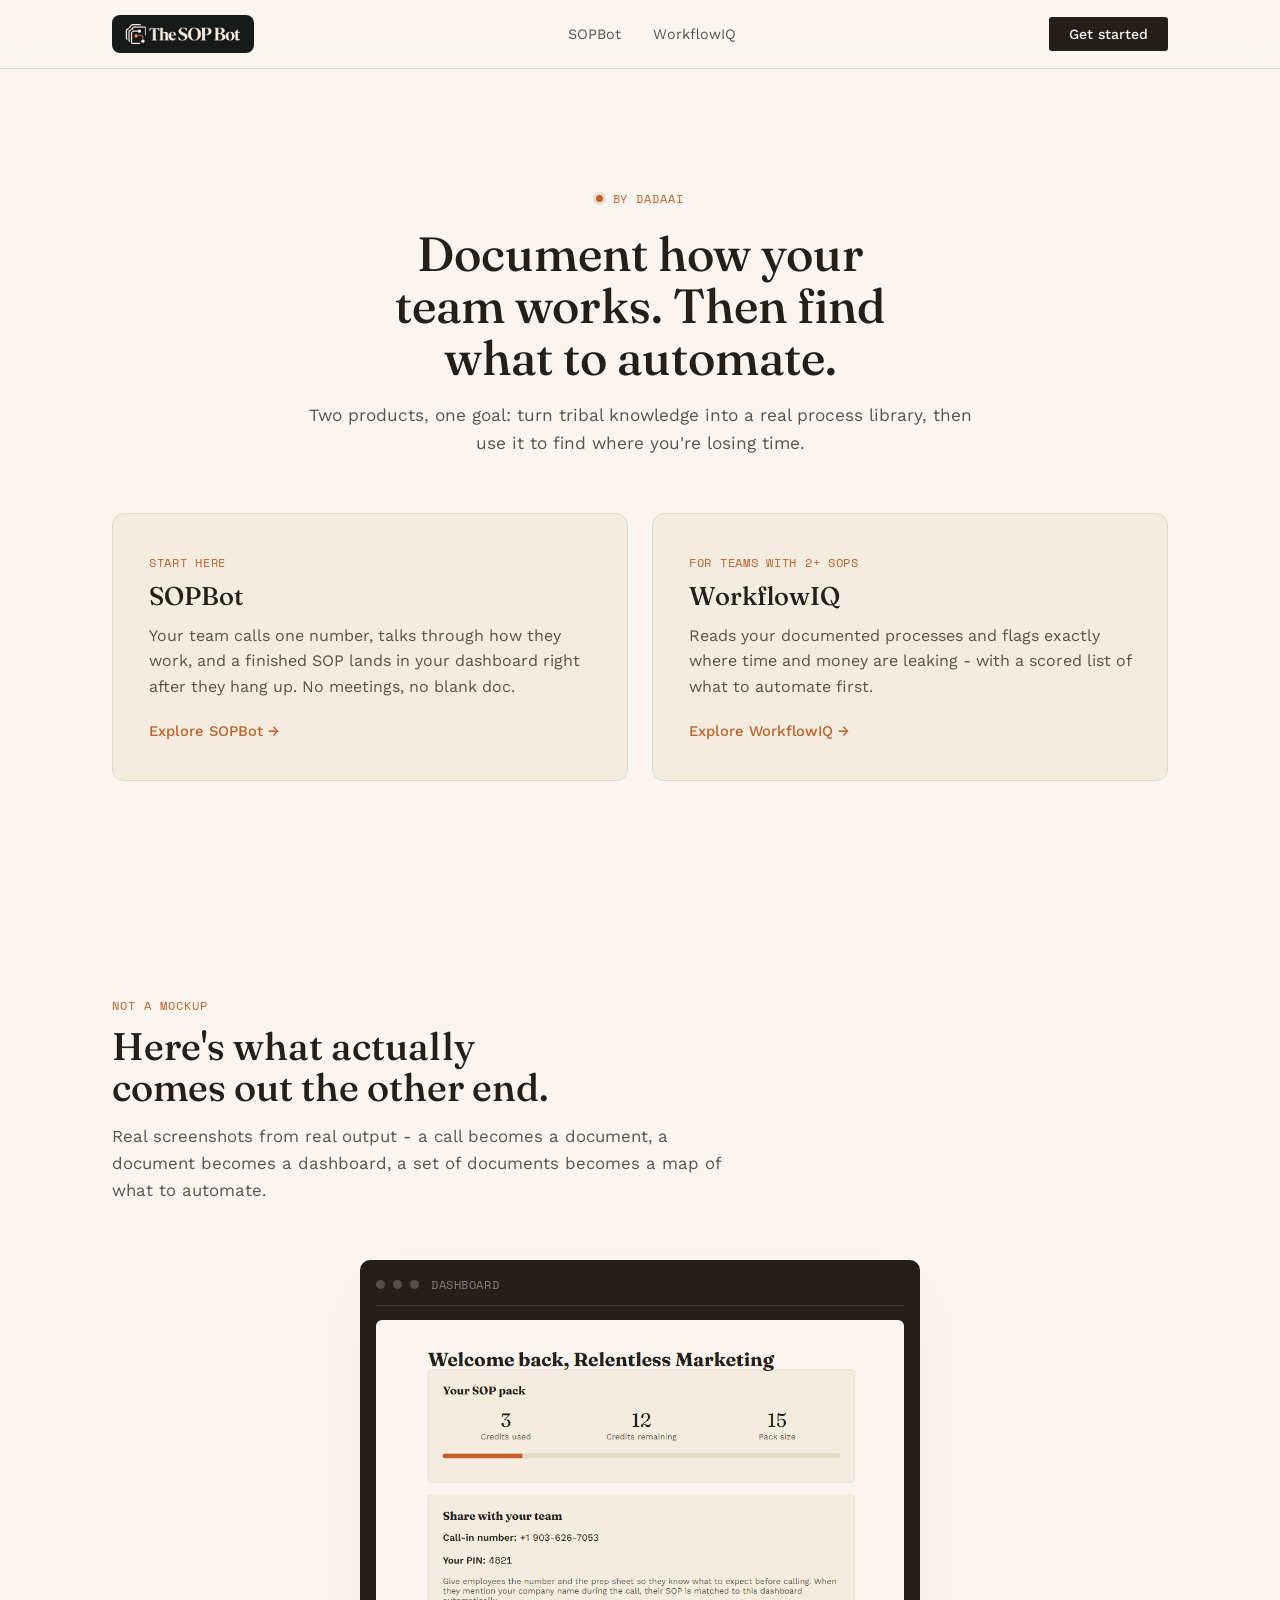
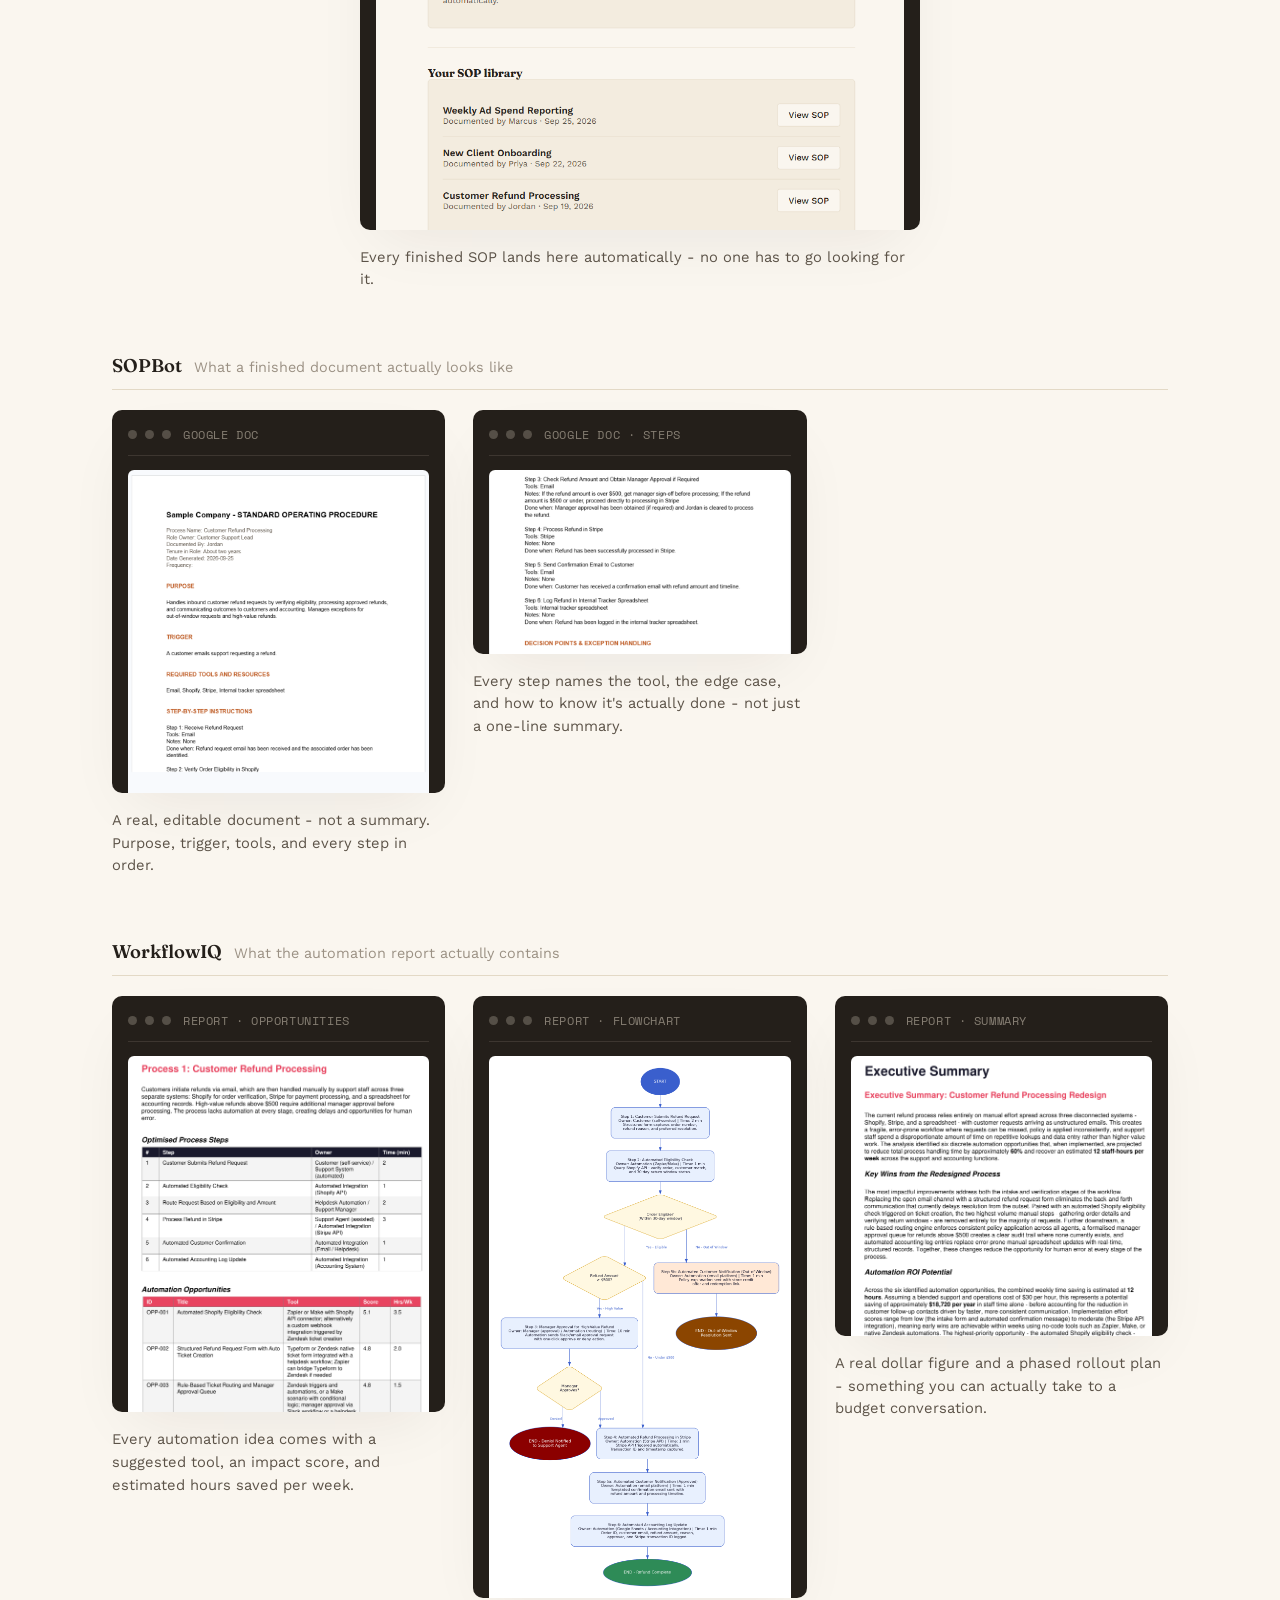
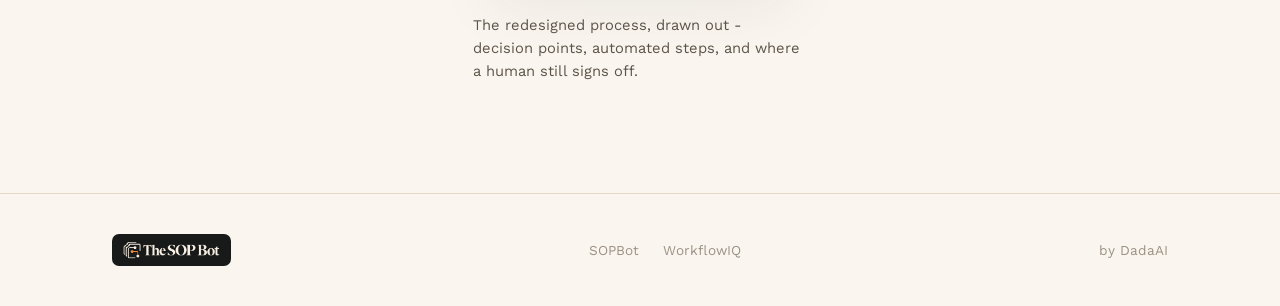
<file: marketing/index.html>
<!doctype html>
<html lang="en">
<head>
<meta charset="UTF-8">
<meta name="viewport" content="width=device-width, initial-scale=1">
<meta name="facebook-domain-verification" content="jcg9tpahbn8i0sz9n91wipwr38g0cd" />
<title>SOPBot - Document processes and find what to automate</title>
<!-- Meta Pixel Code -->
<script>
!function(f,b,e,v,n,t,s)
{if(f.fbq)return;n=f.fbq=function(){n.callMethod?
n.callMethod.apply(n,arguments):n.queue.push(arguments)};
if(!f._fbq)f._fbq=n;n.push=n;n.loaded=!0;n.version='2.0';
n.queue=[];t=b.createElement(e);t.async=!0;
t.src=v;s=b.getElementsByTagName(e)[0];
s.parentNode.insertBefore(t,s)}(window, document,'script',
'https://connect.facebook.net/en_US/fbevents.js');
fbq('init', '1105832531632003');
fbq('track', 'PageView');
</script>
<noscript><img height="1" width="1" style="display:none"
src="https://www.facebook.com/tr?id=1105832531632003&ev=PageView&noscript=1"
/></noscript>
<!-- End Meta Pixel Code -->
<link rel="icon" href="favicon.ico" sizes="any">
<link rel="icon" type="image/png" sizes="32x32" href="assets/img/favicon-32.png">
<link rel="icon" type="image/png" sizes="16x16" href="assets/img/favicon-16.png">
<link rel="apple-touch-icon" sizes="180x180" href="assets/img/favicon-180.png">
<link rel="stylesheet" href="assets/style.css">
<style>
  .hub {
    min-height: calc(100vh - 68px);
    display: flex;
    align-items: center;
  }
  .hub-head {
    text-align: center;
    max-width: 680px;
    margin: 0 auto 56px;
  }
  .hub-head h1 { font-size: clamp(2.2rem, 4vw, 3rem); font-weight: 500; }
  .hub-head p {
    margin-top: 18px;
    font-size: 1.08rem;
    color: var(--ink-soft);
    line-height: 1.6;
  }
  .hub-cards {
    display: grid;
    grid-template-columns: 1fr 1fr;
    gap: 24px;
  }
  @media (max-width: 760px) { .hub-cards { grid-template-columns: 1fr; } }
  .hub-card {
    display: block;
    text-decoration: none;
    border: 1px solid var(--rule);
    border-radius: 12px;
    padding: 40px 36px;
    background: var(--ground-raised);
    transition: transform 0.25s ease, box-shadow 0.25s ease, border-color 0.25s ease;
  }
  .hub-card:hover {
    transform: translateY(-4px);
    box-shadow: 0 20px 50px -20px var(--shadow);
    border-color: var(--accent);
  }
  .hub-card-eyebrow {
    font-family: 'Space Mono', monospace;
    font-size: 0.75rem;
    letter-spacing: 0.06em;
    text-transform: uppercase;
    color: var(--accent);
  }
  .hub-card h2 {
    margin-top: 12px;
    font-size: 1.6rem;
    font-weight: 500;
  }
  .hub-card p {
    margin-top: 12px;
    color: var(--ink-soft);
    line-height: 1.6;
  }
  .hub-card .hub-cta {
    margin-top: 22px;
    font-weight: 500;
    color: var(--accent);
    font-size: 0.92rem;
  }
</style>
</head>
<body>

<nav>
  <div class="wrap">
    <div class="brand"><img src="assets/img/logo-cropped.png" alt="The SOP Bot" class="brand-logo"></div>
    <div class="nav-links">
      <a href="sopbot.html">SOPBot</a>
      <a href="workflowiq.html">WorkflowIQ</a>
    </div>
    <a href="sopbot.html" class="nav-cta">Get started</a>
  </div>
</nav>

<section class="hub">
  <div class="wrap">
    <div class="hub-head reveal">
      <div class="eyebrow" style="justify-content: center;">by DadaAI</div>
      <h1>Document how your team works. Then find what to automate.</h1>
      <p>Two products, one goal: turn tribal knowledge into a real process library, then use it to find where you're losing time.</p>
    </div>

    <div class="hub-cards reveal-group">
      <a href="sopbot.html" class="hub-card reveal">
        <div class="hub-card-eyebrow">Start here</div>
        <h2>SOPBot</h2>
        <p>Your team calls one number, talks through how they work, and a finished SOP lands in your dashboard right after they hang up. No meetings, no blank doc.</p>
        <div class="hub-cta">Explore SOPBot →</div>
      </a>
      <a href="workflowiq.html" class="hub-card reveal">
        <div class="hub-card-eyebrow">For teams with 2+ SOPs</div>
        <h2>WorkflowIQ</h2>
        <p>Reads your documented processes and flags exactly where time and money are leaking - with a scored list of what to automate first.</p>
        <div class="hub-cta">Explore WorkflowIQ →</div>
      </a>
    </div>
  </div>
</section>

<section class="section proof">
  <div class="wrap">
    <div class="section-head reveal">
      <span class="section-eyebrow">Not a mockup</span>
      <h2>Here's what actually comes out the other end.</h2>
      <p class="section-lede">Real screenshots from real output - a call becomes a document, a document becomes a dashboard, a set of documents becomes a map of what to automate.</p>
    </div>

    <div class="proof-grid proof-grid-lead reveal-group">
      <div class="proof-item reveal">
        <div class="proof-window">
          <div class="demo-bar proof-bar">
            <span class="demo-dot"></span><span class="demo-dot"></span><span class="demo-dot"></span>
            <span class="demo-label">DASHBOARD</span>
          </div>
          <a href="assets/img/dashboard-preview.png" target="_blank" rel="noopener" class="proof-img-link"><img src="assets/img/dashboard-preview.png" alt="A SOPBot customer dashboard showing 3 of 15 call credits used, a call-in number and PIN to share with the team, and a library of three completed SOPs." loading="lazy"></a>
        </div>
        <p class="proof-caption">Every finished SOP lands here automatically - no one has to go looking for it.</p>
      </div>
    </div>

    <div class="proof-subhead reveal">
      <span class="proof-subhead-label">SOPBot</span>
      <span class="proof-subhead-desc">What a finished document actually looks like</span>
    </div>
    <div class="proof-grid reveal-group">
      <div class="proof-item reveal">
        <div class="proof-window">
          <div class="demo-bar proof-bar">
            <span class="demo-dot"></span><span class="demo-dot"></span><span class="demo-dot"></span>
            <span class="demo-label">GOOGLE DOC</span>
          </div>
          <a href="assets/img/sop-doc-preview.png" target="_blank" rel="noopener" class="proof-img-link"><img src="assets/img/sop-doc-preview.png" alt="A generated SOP document showing the process purpose, trigger, required tools, and the first step of a customer refund processing procedure." loading="lazy"></a>
        </div>
        <p class="proof-caption">A real, editable document - not a summary. Purpose, trigger, tools, and every step in order.</p>
      </div>

      <div class="proof-item reveal">
        <div class="proof-window">
          <div class="demo-bar proof-bar">
            <span class="demo-dot"></span><span class="demo-dot"></span><span class="demo-dot"></span>
            <span class="demo-label">GOOGLE DOC · STEPS</span>
          </div>
          <a href="assets/img/sop-doc-steps.png" target="_blank" rel="noopener" class="proof-img-link"><img src="assets/img/sop-doc-steps.png" alt="Step-by-step instructions from a generated SOP, each with the tools used, notes on edge cases, and a clear definition of when the step is done." loading="lazy"></a>
        </div>
        <p class="proof-caption">Every step names the tool, the edge case, and how to know it's actually done - not just a one-line summary.</p>
      </div>
    </div>

    <div class="proof-subhead reveal">
      <span class="proof-subhead-label">WorkflowIQ</span>
      <span class="proof-subhead-desc">What the automation report actually contains</span>
    </div>
    <div class="proof-grid reveal-group">
      <div class="proof-item reveal">
        <div class="proof-window">
          <div class="demo-bar proof-bar">
            <span class="demo-dot"></span><span class="demo-dot"></span><span class="demo-dot"></span>
            <span class="demo-label">REPORT · OPPORTUNITIES</span>
          </div>
          <a href="assets/img/workflowiq-tables.png" target="_blank" rel="noopener" class="proof-img-link"><img src="assets/img/workflowiq-tables.png" alt="A WorkflowIQ report page showing the optimised process steps table and the automation opportunities table, each opportunity scored and matched to a suggested tool." loading="lazy"></a>
        </div>
        <p class="proof-caption">Every automation idea comes with a suggested tool, an impact score, and estimated hours saved per week.</p>
      </div>

      <div class="proof-item reveal">
        <div class="proof-window">
          <div class="demo-bar proof-bar">
            <span class="demo-dot"></span><span class="demo-dot"></span><span class="demo-dot"></span>
            <span class="demo-label">REPORT · FLOWCHART</span>
          </div>
          <a href="assets/img/workflowiq-flowchart.png" target="_blank" rel="noopener" class="proof-img-link"><img src="assets/img/workflowiq-flowchart.png" alt="A WorkflowIQ flowchart of an optimised refund process, showing automated steps, decision points, and a manager-approval branch for high-value refunds." loading="lazy"></a>
        </div>
        <p class="proof-caption">The redesigned process, drawn out - decision points, automated steps, and where a human still signs off.</p>
      </div>

      <div class="proof-item reveal">
        <div class="proof-window">
          <div class="demo-bar proof-bar">
            <span class="demo-dot"></span><span class="demo-dot"></span><span class="demo-dot"></span>
            <span class="demo-label">REPORT · SUMMARY</span>
          </div>
          <a href="assets/img/workflowiq-summary.png" target="_blank" rel="noopener" class="proof-img-link"><img src="assets/img/workflowiq-summary.png" alt="The executive summary page of a WorkflowIQ report, stating a 60 percent reduction in process handling time and an estimated $18,720 per year in recovered staff time." loading="lazy"></a>
        </div>
        <p class="proof-caption">A real dollar figure and a phased rollout plan - something you can actually take to a budget conversation.</p>
      </div>
    </div>
  </div>
</section>

<footer>
  <div class="wrap">
    <div class="brand"><img src="assets/img/logo-cropped.png" alt="The SOP Bot" class="brand-logo"></div>
    <div class="footer-links">
      <a href="sopbot.html">SOPBot</a>
      <a href="workflowiq.html">WorkflowIQ</a>
    </div>
    <div class="footer-links">by DadaAI</div>
  </div>
</footer>

<script src="assets/common.js"></script>

</body>
</html>
</file>
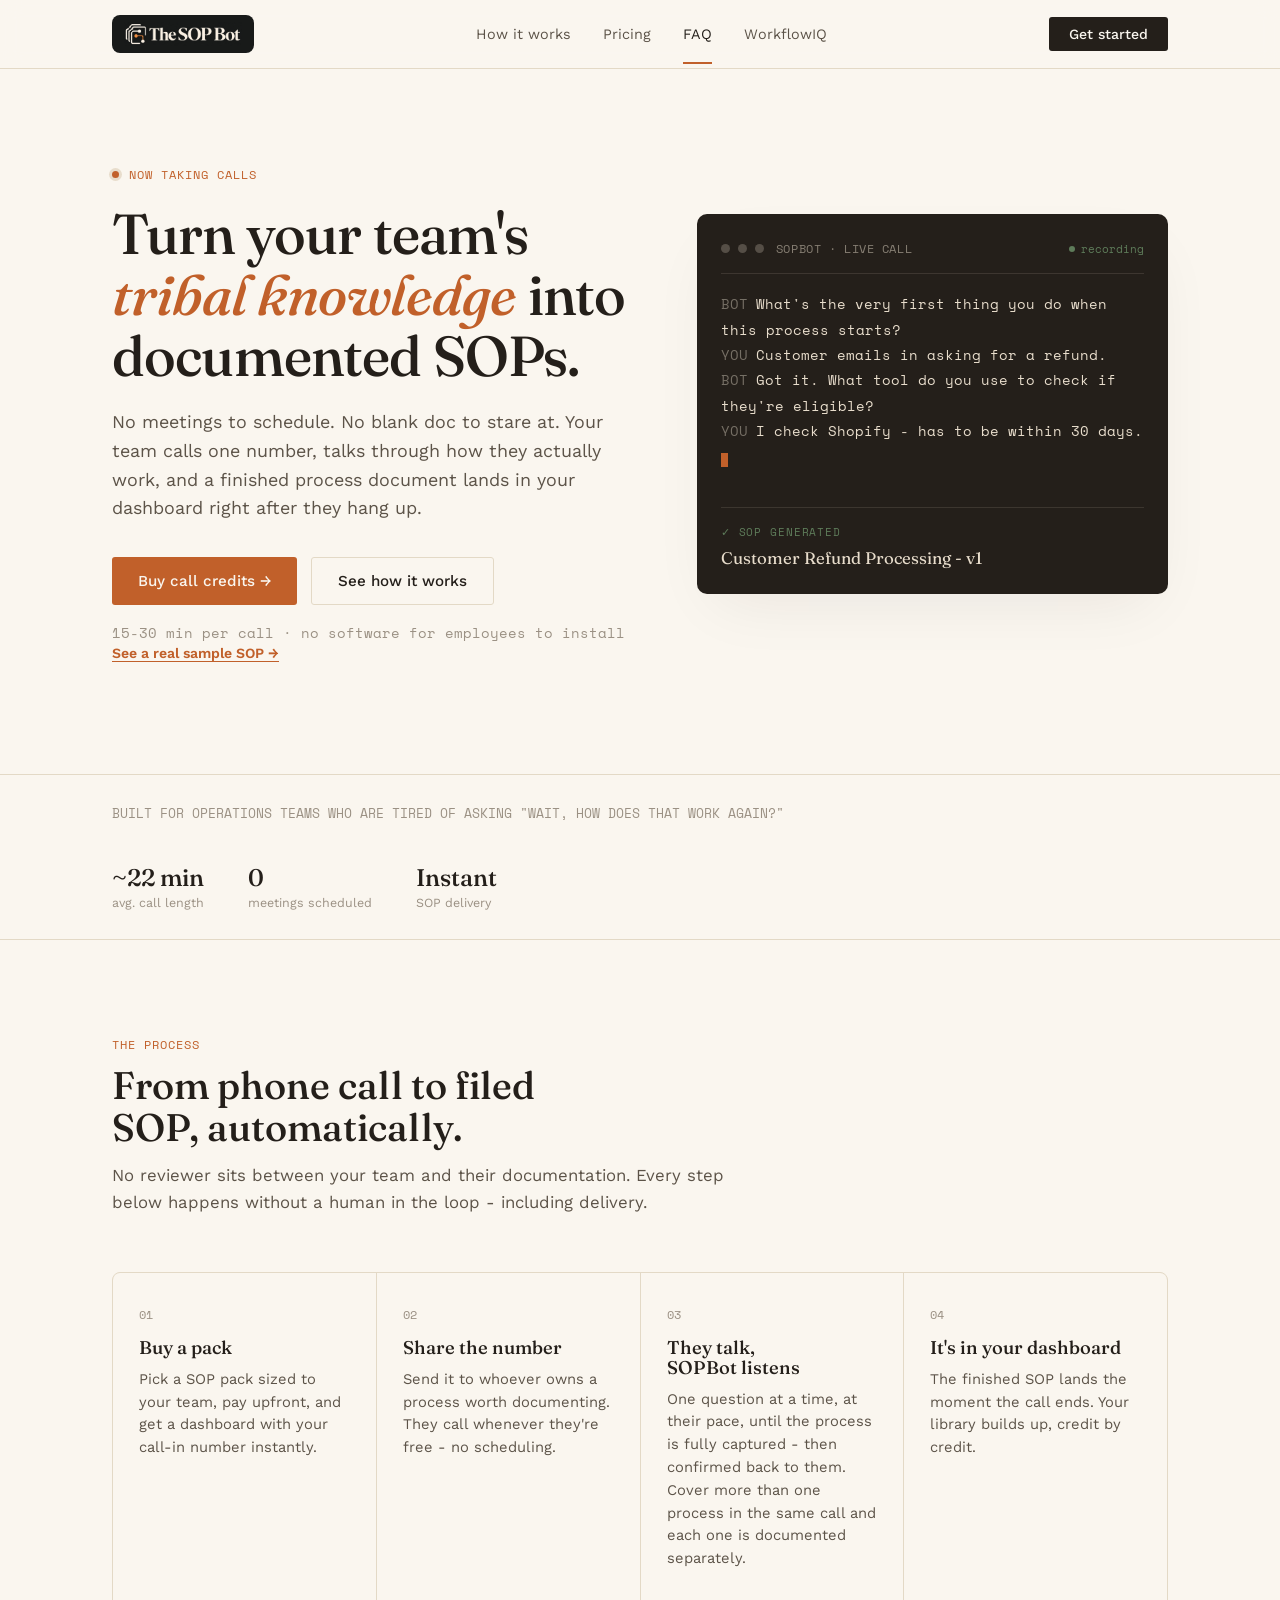
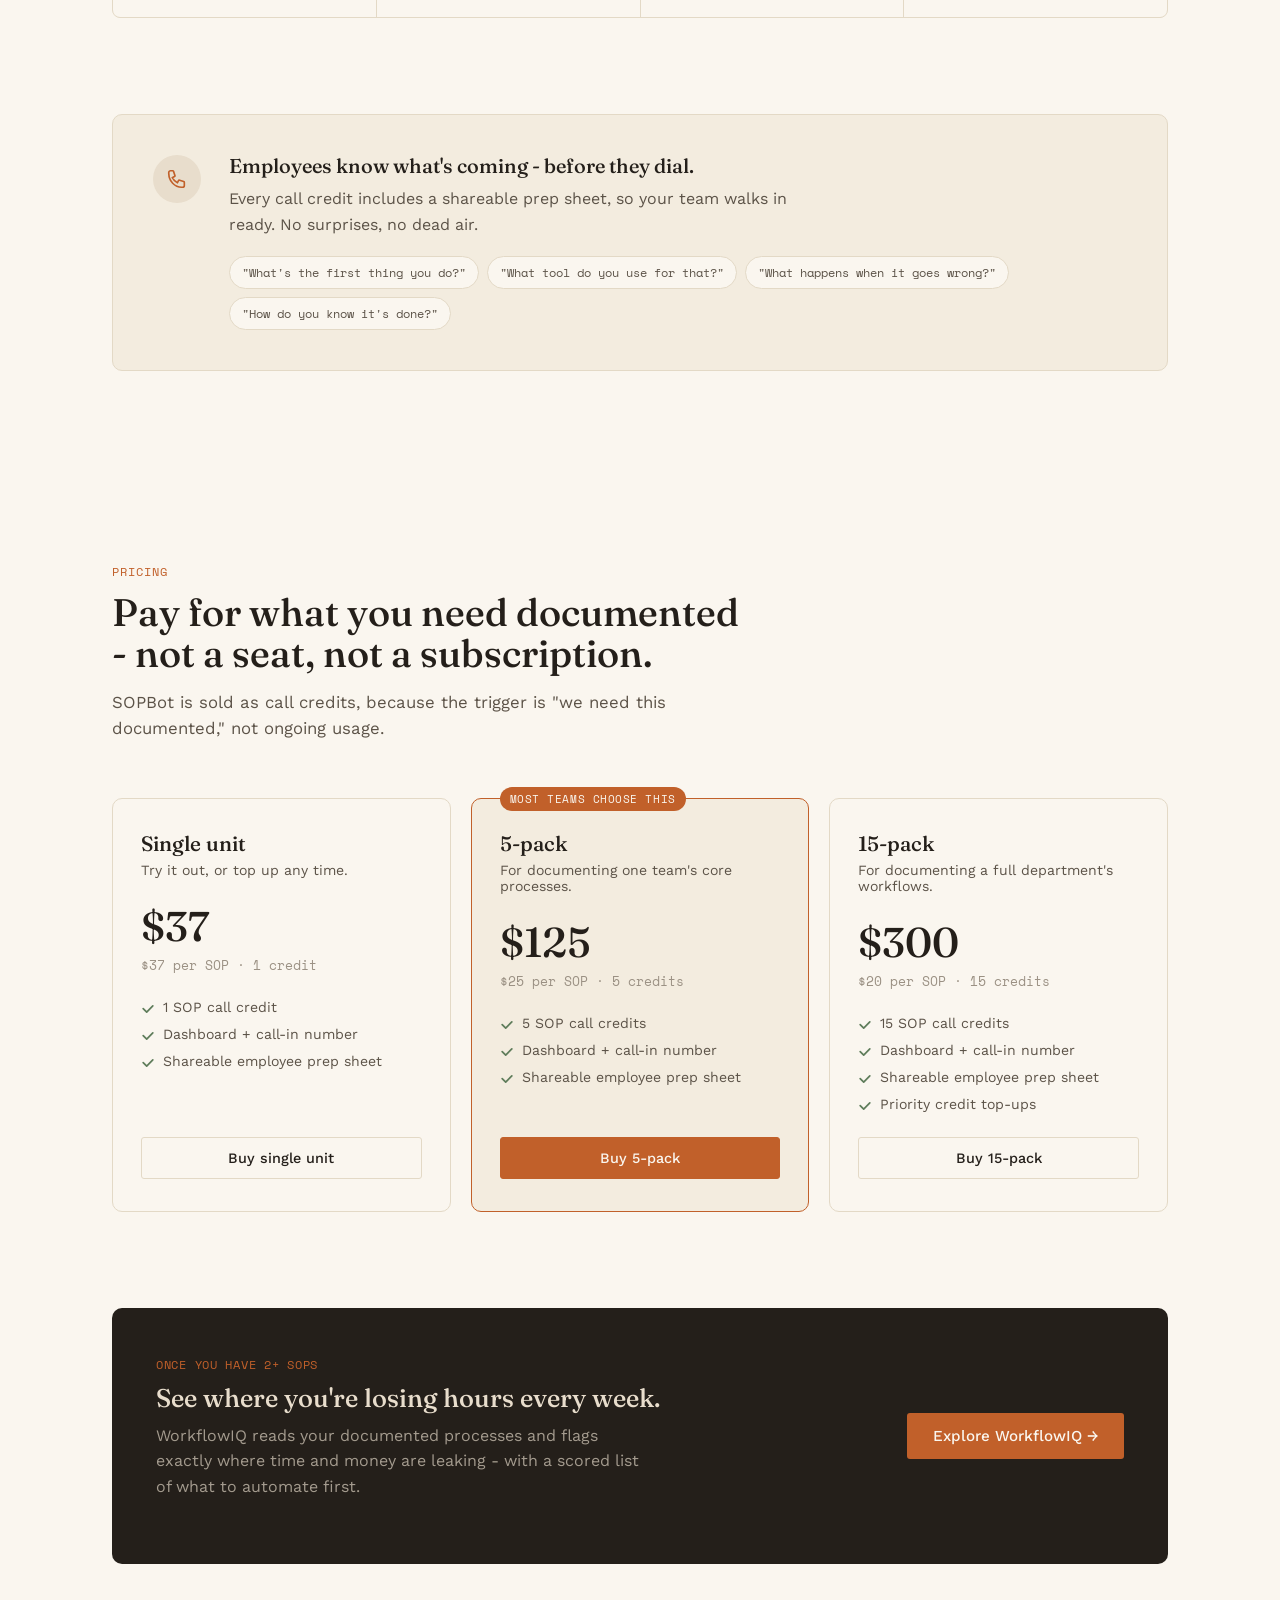
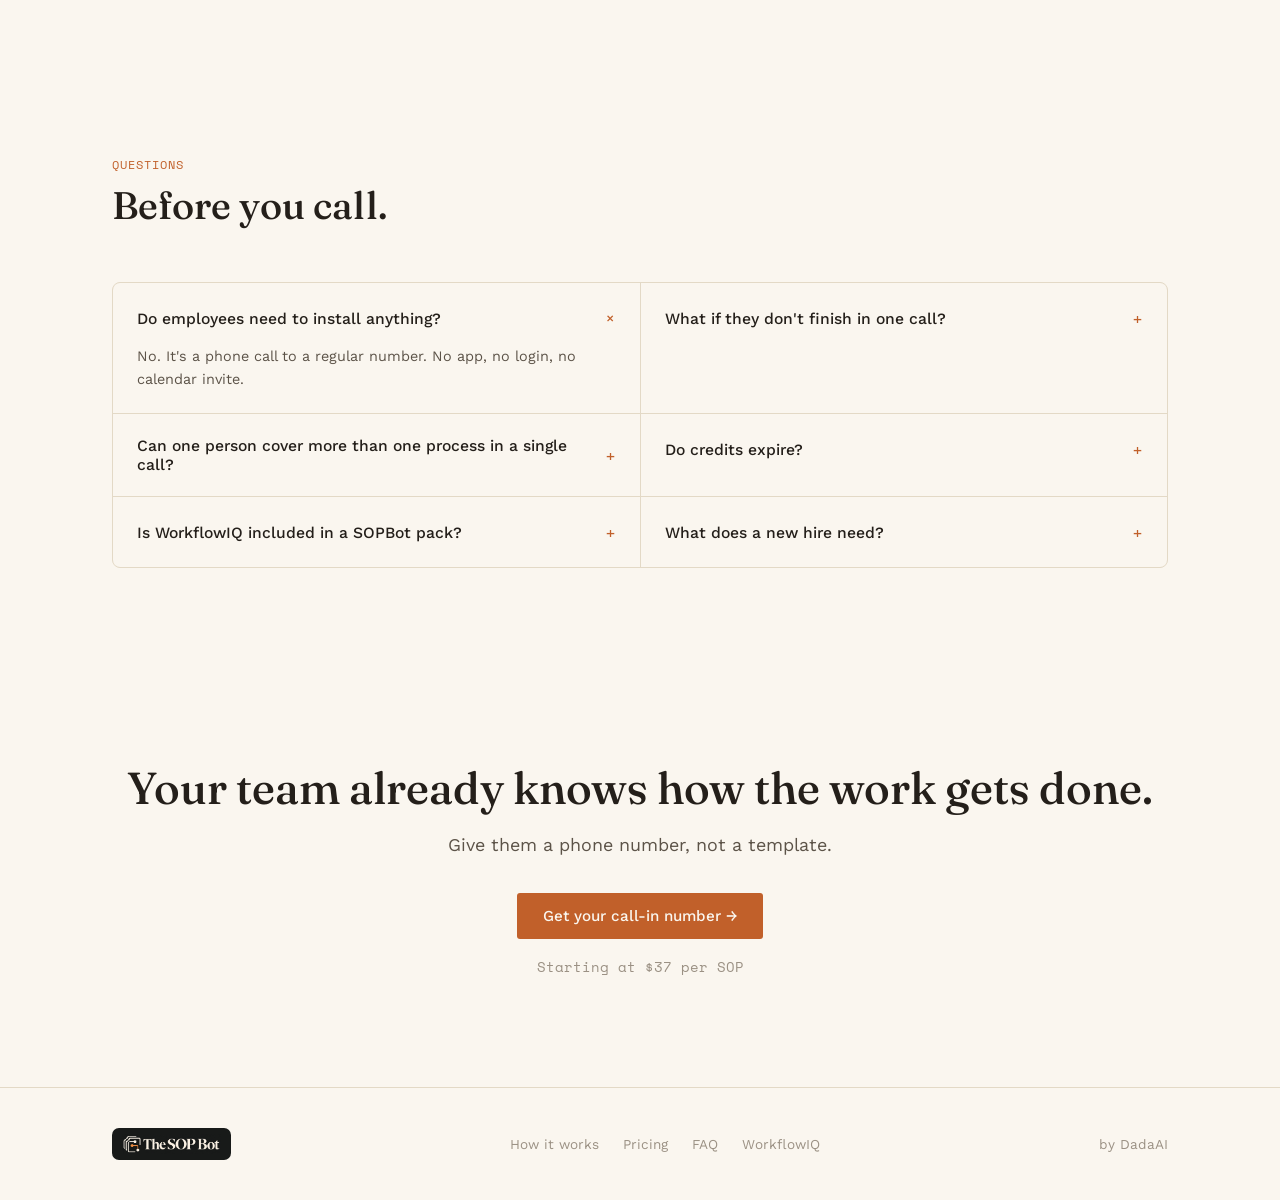
<file: marketing/sopbot.html>
<!doctype html>
<html lang="en">
<head>
<meta charset="UTF-8">
<meta name="viewport" content="width=device-width, initial-scale=1">
<meta name="facebook-domain-verification" content="jcg9tpahbn8i0sz9n91wipwr38g0cd" />
<title>SOPBot - Turn phone calls into documented SOPs</title>
<!-- Meta Pixel Code -->
<script>
!function(f,b,e,v,n,t,s)
{if(f.fbq)return;n=f.fbq=function(){n.callMethod?
n.callMethod.apply(n,arguments):n.queue.push(arguments)};
if(!f._fbq)f._fbq=n;n.push=n;n.loaded=!0;n.version='2.0';
n.queue=[];t=b.createElement(e);t.async=!0;
t.src=v;s=b.getElementsByTagName(e)[0];
s.parentNode.insertBefore(t,s)}(window, document,'script',
'https://connect.facebook.net/en_US/fbevents.js');
fbq('init', '1105832531632003');
fbq('track', 'PageView');
</script>
<noscript><img height="1" width="1" style="display:none"
src="https://www.facebook.com/tr?id=1105832531632003&ev=PageView&noscript=1"
/></noscript>
<!-- End Meta Pixel Code -->
<link rel="icon" href="favicon.ico" sizes="any">
<link rel="icon" type="image/png" sizes="32x32" href="assets/img/favicon-32.png">
<link rel="icon" type="image/png" sizes="16x16" href="assets/img/favicon-16.png">
<link rel="apple-touch-icon" sizes="180x180" href="assets/img/favicon-180.png">
<link rel="stylesheet" href="assets/style.css">
</head>
<body>

<nav>
  <div class="wrap">
    <a href="index.html" class="brand"><img src="assets/img/logo-cropped.png" alt="The SOP Bot" class="brand-logo"></a>
    <div class="nav-links">
      <a href="#how">How it works</a>
      <a href="#pricing">Pricing</a>
      <a href="#faq">FAQ</a>
      <a href="workflowiq.html">WorkflowIQ</a>
    </div>
    <a href="#pricing" class="nav-cta">Get started</a>
  </div>
</nav>

<header class="hero">
  <div class="wrap hero-grid">
    <div>
      <div class="eyebrow">Now taking calls</div>
      <h1>Turn your team's <em>tribal knowledge</em> into documented SOPs.</h1>
      <p class="hero-sub">No meetings to schedule. No blank doc to stare at. Your team calls one number, talks through how they actually work, and a finished process document lands in your dashboard right after they hang up.</p>
      <div class="hero-actions">
        <a href="#pricing" class="btn-primary">Buy call credits →</a>
        <a href="#how" class="btn-ghost">See how it works</a>
      </div>
      <div class="hero-note">15-30 min per call · no software for employees to install</div>
    </div>

    <div class="demo">
      <div class="demo-bar">
        <span class="demo-dot"></span><span class="demo-dot"></span><span class="demo-dot"></span>
        <span class="demo-label">SOPBOT · LIVE CALL</span>
        <span class="demo-live">recording</span>
      </div>
      <div class="transcript" id="transcript"></div>
      <div class="demo-result">
        <div class="demo-result-label">✓ SOP generated</div>
        <div class="demo-result-title">Customer Refund Processing - v1</div>
      </div>
    </div>
  </div>
  <div class="wrap">
    <a href="https://docs.google.com/document/d/1q9NXK0h7AQsE8eijuc70UDSjYthNUw7_dW_BLpDqqtg/edit" target="_blank" rel="noopener" class="demo-result-link-standalone">See a real sample SOP &rarr;</a>
  </div>
</header>

<section class="trust">
  <div class="wrap">
    <div class="trust-line">BUILT FOR OPERATIONS TEAMS WHO ARE TIRED OF ASKING "WAIT, HOW DOES THAT WORK AGAIN?"</div>
    <div class="trust-stats">
      <div class="trust-stat"><b>~22 min</b><span>avg. call length</span></div>
      <div class="trust-stat"><b>0</b><span>meetings scheduled</span></div>
      <div class="trust-stat"><b>Instant</b><span>SOP delivery</span></div>
    </div>
  </div>
</section>

<section class="section" id="how">
  <div class="wrap">
    <div class="section-head reveal">
      <span class="section-eyebrow">The process</span>
      <h2>From phone call to filed SOP, automatically.</h2>
      <p class="section-lede">No reviewer sits between your team and their documentation. Every step below happens without a human in the loop - including delivery.</p>
    </div>

    <div class="steps reveal-group">
      <div class="step reveal">
        <div class="step-num mono">01</div>
        <h3>Buy a pack</h3>
        <p>Pick a SOP pack sized to your team, pay upfront, and get a dashboard with your call-in number instantly.</p>
      </div>
      <div class="step reveal">
        <div class="step-num mono">02</div>
        <h3>Share the number</h3>
        <p>Send it to whoever owns a process worth documenting. They call whenever they're free - no scheduling.</p>
      </div>
      <div class="step reveal">
        <div class="step-num mono">03</div>
        <h3>They talk, SOPBot listens</h3>
        <p>One question at a time, at their pace, until the process is fully captured - then confirmed back to them. Cover more than one process in the same call and each one is documented separately.</p>
      </div>
      <div class="step reveal">
        <div class="step-num mono">04</div>
        <h3>It's in your dashboard</h3>
        <p>The finished SOP lands the moment the call ends. Your library builds up, credit by credit.</p>
      </div>
    </div>
  </div>
</section>

<section class="section" style="padding-top: 0;">
  <div class="wrap">
    <div class="callout reveal">
      <div class="callout-icon">
        <svg width="22" height="22" viewBox="0 0 24 24" fill="none" stroke="currentColor" stroke-width="1.8"><path d="M3 5a2 2 0 012-2h2.28a1 1 0 01.948.684l1.498 4.493a1 1 0 01-.502 1.21l-2.257 1.13a11.05 11.05 0 005.516 5.516l1.13-2.257a1 1 0 011.21-.502l4.493 1.498a1 1 0 01.684.949V19a2 2 0 01-2 2h-1C9.716 21 3 14.284 3 6V5z"/></svg>
      </div>
      <div>
        <h3>Employees know what's coming - before they dial.</h3>
        <p>Every call credit includes a shareable prep sheet, so your team walks in ready. No surprises, no dead air.</p>
        <div class="callout-questions">
          <span class="qchip">"What's the first thing you do?"</span>
          <span class="qchip">"What tool do you use for that?"</span>
          <span class="qchip">"What happens when it goes wrong?"</span>
          <span class="qchip">"How do you know it's done?"</span>
        </div>
      </div>
    </div>
  </div>
</section>

<section class="section" id="pricing">
  <div class="wrap">
    <div class="section-head reveal">
      <span class="section-eyebrow">Pricing</span>
      <h2>Pay for what you need documented - not a seat, not a subscription.</h2>
      <p class="section-lede">SOPBot is sold as call credits, because the trigger is "we need this documented," not ongoing usage.</p>
    </div>

    <div class="pricing-grid reveal-group">
      <div class="plan reveal">
        <div class="plan-name">Single unit</div>
        <div class="plan-desc">Try it out, or top up any time.</div>
        <div class="plan-price"><span class="amount">$37</span></div>
        <div class="plan-persop">$37 per SOP · 1 credit</div>
        <ul class="plan-list">
          <li>1 SOP call credit</li>
          <li>Dashboard + call-in number</li>
          <li>Shareable employee prep sheet</li>
        </ul>
        <form method="POST" action="https://sop-bot-h57s.vercel.app/checkout/sopbot_single">
          <button type="submit" class="plan-cta">Buy single unit</button>
        </form>
      </div>
      <div class="plan featured reveal">
        <span class="plan-tag">Most teams choose this</span>
        <div class="plan-name">5-pack</div>
        <div class="plan-desc">For documenting one team's core processes.</div>
        <div class="plan-price"><span class="amount">$125</span></div>
        <div class="plan-persop">$25 per SOP · 5 credits</div>
        <ul class="plan-list">
          <li>5 SOP call credits</li>
          <li>Dashboard + call-in number</li>
          <li>Shareable employee prep sheet</li>
        </ul>
        <form method="POST" action="https://sop-bot-h57s.vercel.app/checkout/sopbot_5pack">
          <button type="submit" class="plan-cta">Buy 5-pack</button>
        </form>
      </div>
      <div class="plan reveal">
        <div class="plan-name">15-pack</div>
        <div class="plan-desc">For documenting a full department's workflows.</div>
        <div class="plan-price"><span class="amount">$300</span></div>
        <div class="plan-persop">$20 per SOP · 15 credits</div>
        <ul class="plan-list">
          <li>15 SOP call credits</li>
          <li>Dashboard + call-in number</li>
          <li>Shareable employee prep sheet</li>
          <li>Priority credit top-ups</li>
        </ul>
        <form method="POST" action="https://sop-bot-h57s.vercel.app/checkout/sopbot_15pack">
          <button type="submit" class="plan-cta">Buy 15-pack</button>
        </form>
      </div>
    </div>
  </div>
</section>

<section class="section" style="padding-top: 0;">
  <div class="wrap">
    <div class="upsell reveal">
      <div>
        <div class="upsell-eyebrow">Once you have 2+ SOPs</div>
        <h3>See where you're losing hours every week.</h3>
        <p>WorkflowIQ reads your documented processes and flags exactly where time and money are leaking - with a scored list of what to automate first.</p>
      </div>
      <a href="workflowiq.html" class="btn-primary">Explore WorkflowIQ →</a>
    </div>
  </div>
</section>

<section class="section" id="faq">
  <div class="wrap">
    <div class="section-head reveal">
      <span class="section-eyebrow">Questions</span>
      <h2>Before you call.</h2>
    </div>
    <div class="faq">
      <details open>
        <summary>Do employees need to install anything?</summary>
        <p>No. It's a phone call to a regular number. No app, no login, no calendar invite.</p>
      </details>
      <details>
        <summary>What if they don't finish in one call?</summary>
        <p>Most calls run 15-30 minutes. If something's cut short, they can simply call back and walk through it again from the start.</p>
      </details>
      <details>
        <summary>Can one person cover more than one process in a single call?</summary>
        <p>Yes. If someone owns several processes worth documenting, they can walk through all of them in one call - each one is written up as its own section in their SOP document, so nothing gets mixed together.</p>
      </details>
      <details>
        <summary>Do credits expire?</summary>
        <p>No. Buy a pack, use the credits whenever your team is ready - no clock running against you.</p>
      </details>
      <details>
        <summary>Is WorkflowIQ included in a SOPBot pack?</summary>
        <p>No - it's a separate, pay-per-report product. <a href="workflowiq.html">See WorkflowIQ pricing →</a></p>
      </details>
      <details>
        <summary>What does a new hire need?</summary>
        <p>Just more call credits. Buy a single unit at $37, or step up to the next pack.</p>
      </details>
    </div>
  </div>
</section>

<section class="final-cta">
  <div class="wrap">
    <h2>Your team already knows how the work gets done.</h2>
    <p class="hero-sub" style="margin: 18px auto 0; text-align: center;">Give them a phone number, not a template.</p>
    <div class="hero-actions">
      <a href="#pricing" class="btn-primary">Get your call-in number →</a>
    </div>
    <div class="hero-note">Starting at $37 per SOP</div>
  </div>
</section>

<footer>
  <div class="wrap">
    <div class="brand"><img src="assets/img/logo-cropped.png" alt="The SOP Bot" class="brand-logo"></div>
    <div class="footer-links">
      <a href="#how">How it works</a>
      <a href="#pricing">Pricing</a>
      <a href="#faq">FAQ</a>
      <a href="workflowiq.html">WorkflowIQ</a>
    </div>
    <div class="footer-links">by DadaAI</div>
  </div>
</footer>

<script>
  const lines = [
    { who: 'BOT', text: "What's the very first thing you do when this process starts?" },
    { who: 'YOU', text: "Customer emails in asking for a refund." },
    { who: 'BOT', text: "Got it. What tool do you use to check if they're eligible?" },
    { who: 'YOU', text: "I check Shopify - has to be within 30 days." },
  ];

  const el = document.getElementById('transcript');
  let delay = 200;

  lines.forEach((line, i) => {
    const div = document.createElement('div');
    div.className = 'line';
    div.style.animationDelay = delay + 'ms';
    div.innerHTML = `<span class="who">${line.who}</span>${line.text}` + (i === lines.length - 1 ? '<span class="cursor"></span>' : '');
    el.appendChild(div);
    delay += 950;
  });
</script>

<script src="assets/common.js"></script>

</body>
</html>
</file>
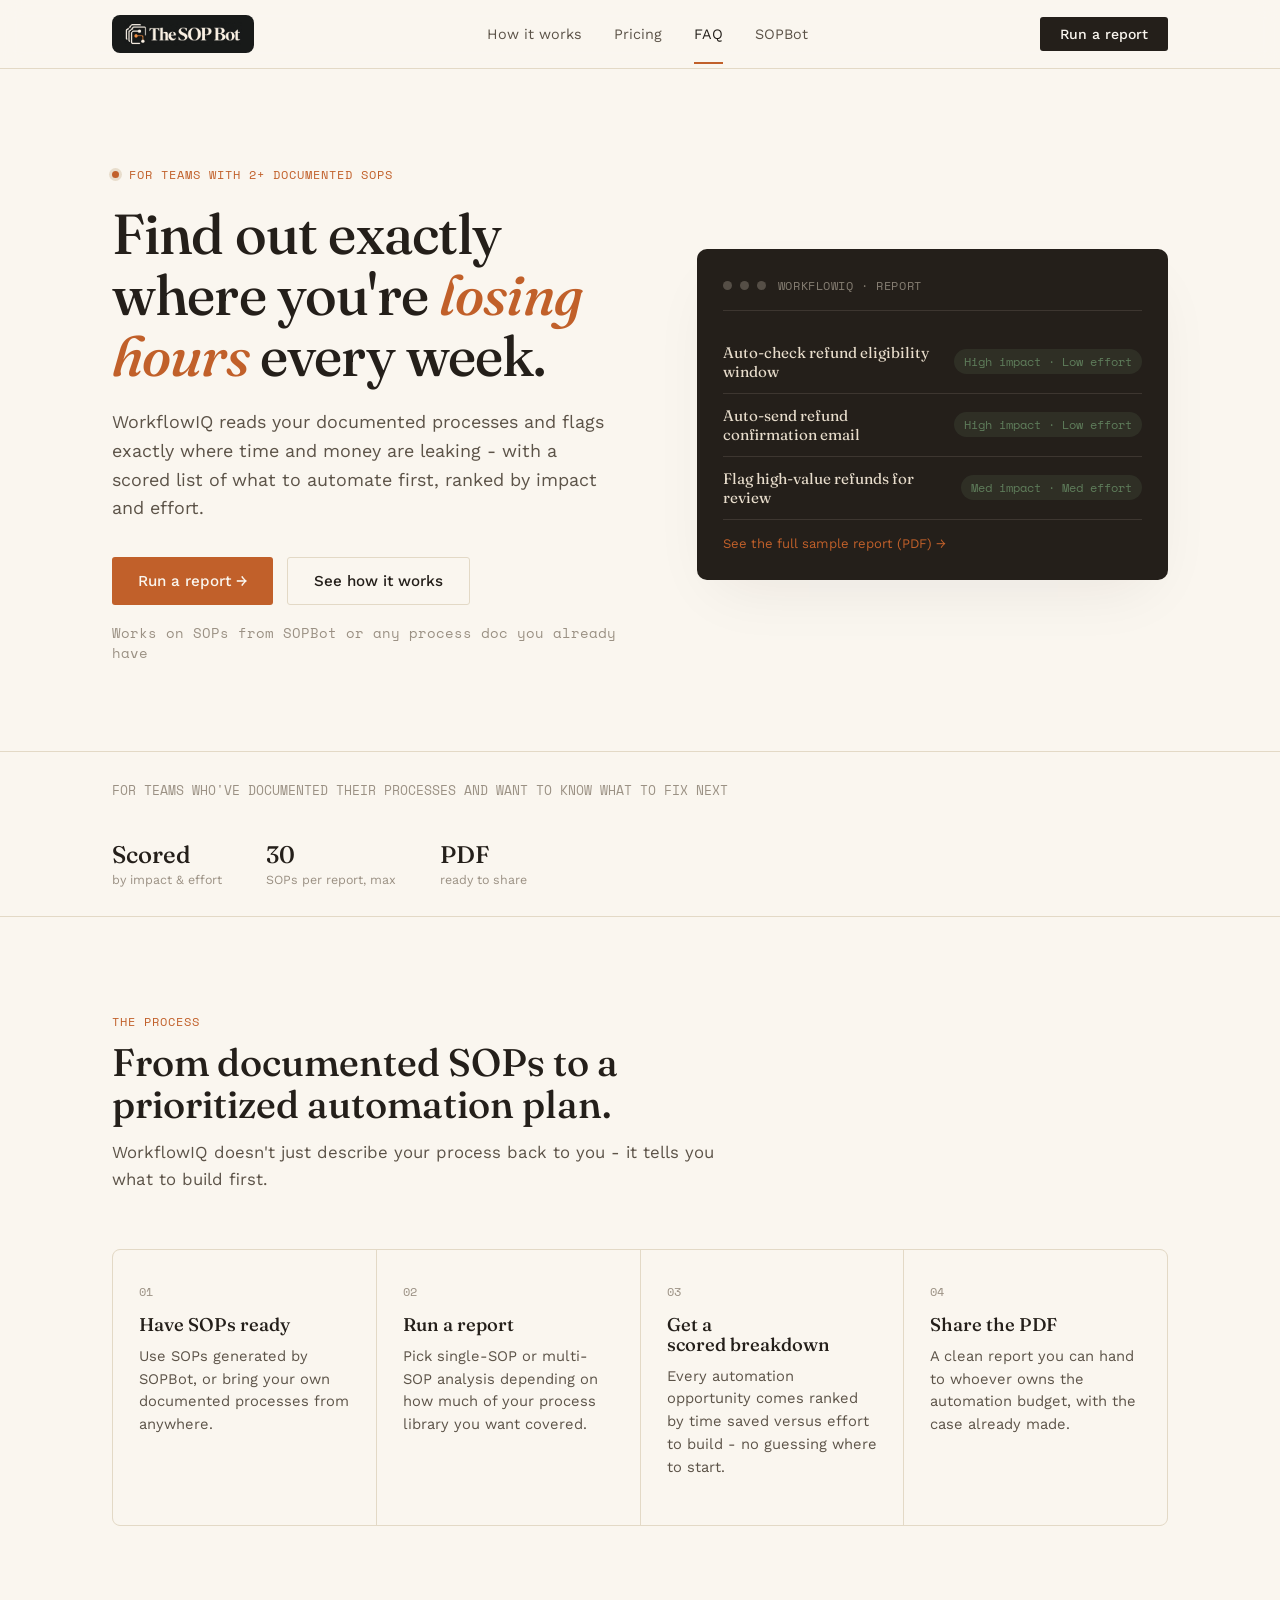
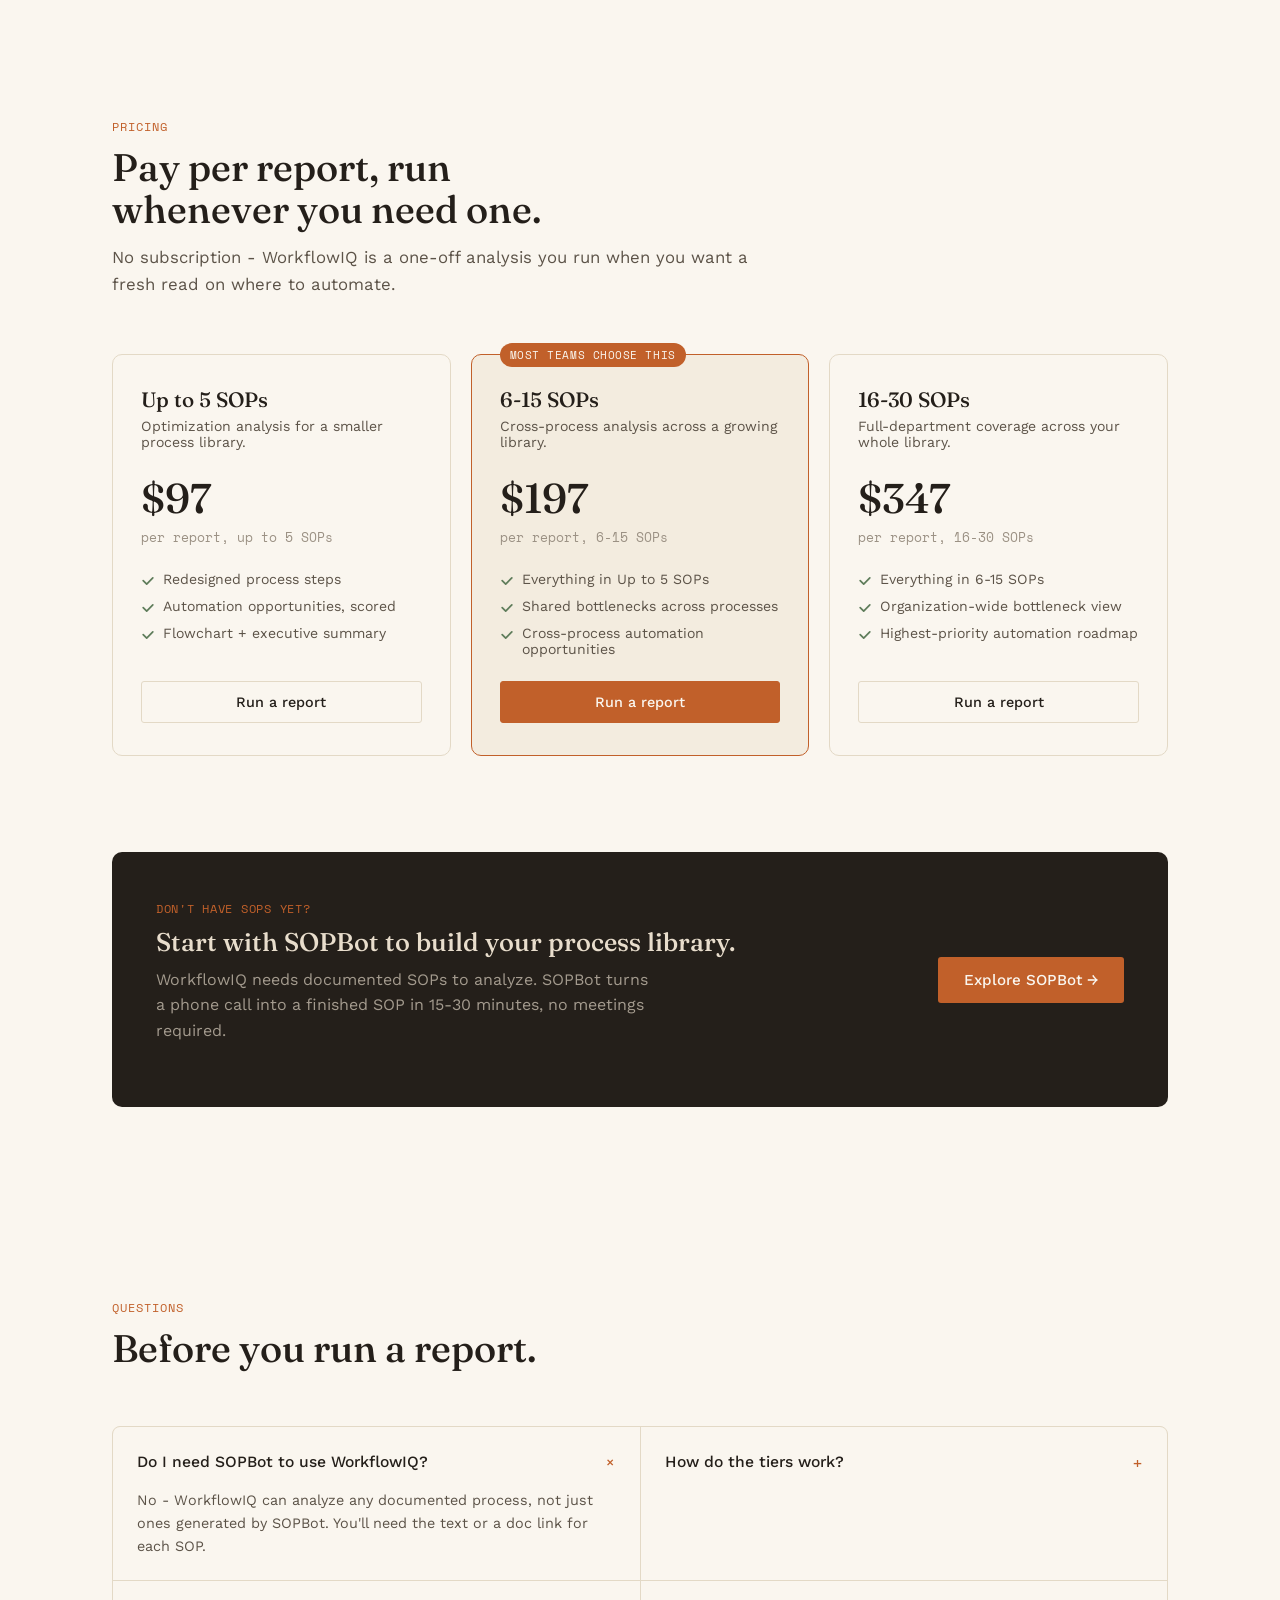
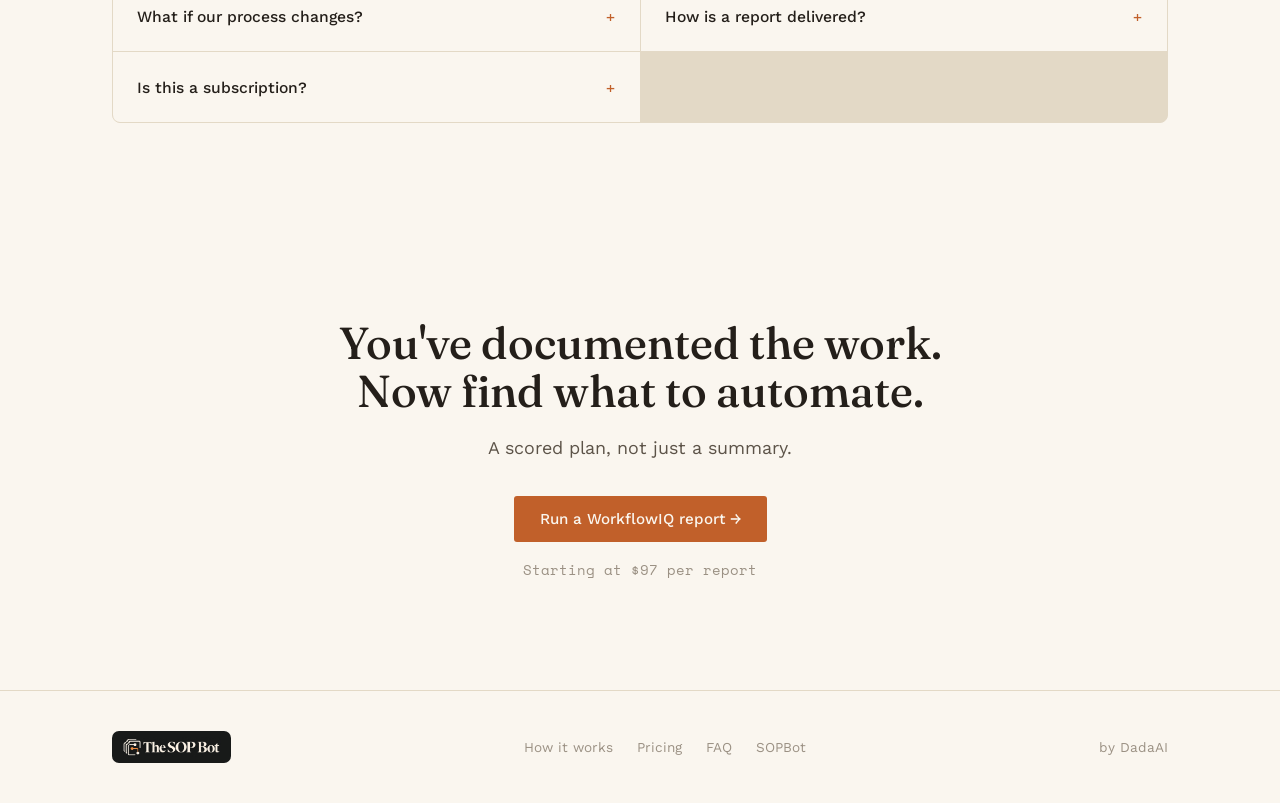
<file: marketing/workflowiq.html>
<!doctype html>
<html lang="en">
<head>
<meta charset="UTF-8">
<meta name="viewport" content="width=device-width, initial-scale=1">
<meta name="facebook-domain-verification" content="jcg9tpahbn8i0sz9n91wipwr38g0cd" />
<title>WorkflowIQ - Find automation opportunities in your SOPs</title>
<!-- Meta Pixel Code -->
<script>
!function(f,b,e,v,n,t,s)
{if(f.fbq)return;n=f.fbq=function(){n.callMethod?
n.callMethod.apply(n,arguments):n.queue.push(arguments)};
if(!f._fbq)f._fbq=n;n.push=n;n.loaded=!0;n.version='2.0';
n.queue=[];t=b.createElement(e);t.async=!0;
t.src=v;s=b.getElementsByTagName(e)[0];
s.parentNode.insertBefore(t,s)}(window, document,'script',
'https://connect.facebook.net/en_US/fbevents.js');
fbq('init', '1105832531632003');
fbq('track', 'PageView');
</script>
<noscript><img height="1" width="1" style="display:none"
src="https://www.facebook.com/tr?id=1105832531632003&ev=PageView&noscript=1"
/></noscript>
<!-- End Meta Pixel Code -->
<link rel="icon" href="favicon.ico" sizes="any">
<link rel="icon" type="image/png" sizes="32x32" href="assets/img/favicon-32.png">
<link rel="icon" type="image/png" sizes="16x16" href="assets/img/favicon-16.png">
<link rel="apple-touch-icon" sizes="180x180" href="assets/img/favicon-180.png">
<link rel="stylesheet" href="assets/style.css">
<style>
  .wiq-report-preview {
    background: var(--mono-bg);
    border-radius: 10px;
    padding: 28px 26px;
    box-shadow: 0 24px 60px -20px var(--shadow);
  }
  .wiq-report-preview .demo-bar { margin-bottom: 20px; }
  .wiq-opp {
    display: flex;
    justify-content: space-between;
    align-items: center;
    gap: 12px;
    padding: 12px 0;
    border-bottom: 1px solid rgba(232, 221, 204, 0.12);
  }
  .wiq-opp:last-child { border-bottom: none; }
  .wiq-report-preview .demo-result-link { margin-top: 16px; }
  .wiq-opp-name {
    font-family: 'Fraunces', serif;
    font-size: 0.95rem;
    color: var(--mono-fg);
  }
  .wiq-opp-score {
    font-family: 'Space Mono', monospace;
    font-size: 0.72rem;
    padding: 4px 10px;
    border-radius: 20px;
    background: rgba(94, 124, 90, 0.18);
    color: var(--confirm);
    white-space: nowrap;
  }
</style>
</head>
<body>

<nav>
  <div class="wrap">
    <a href="index.html" class="brand"><img src="assets/img/logo-cropped.png" alt="The SOP Bot" class="brand-logo"></a>
    <div class="nav-links">
      <a href="#how">How it works</a>
      <a href="#pricing">Pricing</a>
      <a href="#faq">FAQ</a>
      <a href="sopbot.html">SOPBot</a>
    </div>
    <a href="#pricing" class="nav-cta">Run a report</a>
  </div>
</nav>

<header class="hero">
  <div class="wrap hero-grid">
    <div>
      <div class="eyebrow">For teams with 2+ documented SOPs</div>
      <h1>Find out exactly where you're <em>losing hours</em> every week.</h1>
      <p class="hero-sub">WorkflowIQ reads your documented processes and flags exactly where time and money are leaking - with a scored list of what to automate first, ranked by impact and effort.</p>
      <div class="hero-actions">
        <a href="#pricing" class="btn-primary">Run a report →</a>
        <a href="#how" class="btn-ghost">See how it works</a>
      </div>
      <div class="hero-note">Works on SOPs from SOPBot or any process doc you already have</div>
    </div>

    <div class="wiq-report-preview">
      <div class="demo-bar">
        <span class="demo-dot"></span><span class="demo-dot"></span><span class="demo-dot"></span>
        <span class="demo-label">WORKFLOWIQ · REPORT</span>
      </div>
      <div class="wiq-opp">
        <span class="wiq-opp-name">Auto-check refund eligibility window</span>
        <span class="wiq-opp-score">High impact · Low effort</span>
      </div>
      <div class="wiq-opp">
        <span class="wiq-opp-name">Auto-send refund confirmation email</span>
        <span class="wiq-opp-score">High impact · Low effort</span>
      </div>
      <div class="wiq-opp">
        <span class="wiq-opp-name">Flag high-value refunds for review</span>
        <span class="wiq-opp-score">Med impact · Med effort</span>
      </div>
      <a href="https://drive.google.com/file/d/1ovsbQXJx-qTVmSMs156Iu_pkTiMSaMCq/view" target="_blank" rel="noopener" class="demo-result-link">See the full sample report (PDF) &rarr;</a>
    </div>
  </div>
</header>

<section class="trust">
  <div class="wrap">
    <div class="trust-line">FOR TEAMS WHO'VE DOCUMENTED THEIR PROCESSES AND WANT TO KNOW WHAT TO FIX NEXT</div>
    <div class="trust-stats">
      <div class="trust-stat"><b>Scored</b><span>by impact & effort</span></div>
      <div class="trust-stat"><b>30</b><span>SOPs per report, max</span></div>
      <div class="trust-stat"><b>PDF</b><span>ready to share</span></div>
    </div>
  </div>
</section>

<section class="section" id="how">
  <div class="wrap">
    <div class="section-head reveal">
      <span class="section-eyebrow">The process</span>
      <h2>From documented SOPs to a prioritized automation plan.</h2>
      <p class="section-lede">WorkflowIQ doesn't just describe your process back to you - it tells you what to build first.</p>
    </div>

    <div class="steps reveal-group">
      <div class="step reveal">
        <div class="step-num mono">01</div>
        <h3>Have SOPs ready</h3>
        <p>Use SOPs generated by SOPBot, or bring your own documented processes from anywhere.</p>
      </div>
      <div class="step reveal">
        <div class="step-num mono">02</div>
        <h3>Run a report</h3>
        <p>Pick single-SOP or multi-SOP analysis depending on how much of your process library you want covered.</p>
      </div>
      <div class="step reveal">
        <div class="step-num mono">03</div>
        <h3>Get a scored breakdown</h3>
        <p>Every automation opportunity comes ranked by time saved versus effort to build - no guessing where to start.</p>
      </div>
      <div class="step reveal">
        <div class="step-num mono">04</div>
        <h3>Share the PDF</h3>
        <p>A clean report you can hand to whoever owns the automation budget, with the case already made.</p>
      </div>
    </div>
  </div>
</section>

<section class="section" id="pricing">
  <div class="wrap">
    <div class="section-head reveal">
      <span class="section-eyebrow">Pricing</span>
      <h2>Pay per report, run whenever you need one.</h2>
      <p class="section-lede">No subscription - WorkflowIQ is a one-off analysis you run when you want a fresh read on where to automate.</p>
    </div>

    <div class="pricing-grid reveal-group">
      <div class="plan reveal">
        <div class="plan-name">Up to 5 SOPs</div>
        <div class="plan-desc">Optimization analysis for a smaller process library.</div>
        <div class="plan-price"><span class="amount">$97</span></div>
        <div class="plan-persop">per report, up to 5 SOPs</div>
        <ul class="plan-list">
          <li>Redesigned process steps</li>
          <li>Automation opportunities, scored</li>
          <li>Flowchart + executive summary</li>
        </ul>
        <form method="POST" action="https://sop-bot-h57s.vercel.app/checkout/workflowiq_up_to_5">
          <button type="submit" class="plan-cta">Run a report</button>
        </form>
      </div>
      <div class="plan featured reveal">
        <span class="plan-tag">Most teams choose this</span>
        <div class="plan-name">6-15 SOPs</div>
        <div class="plan-desc">Cross-process analysis across a growing library.</div>
        <div class="plan-price"><span class="amount">$197</span></div>
        <div class="plan-persop">per report, 6-15 SOPs</div>
        <ul class="plan-list">
          <li>Everything in Up to 5 SOPs</li>
          <li>Shared bottlenecks across processes</li>
          <li>Cross-process automation opportunities</li>
        </ul>
        <form method="POST" action="https://sop-bot-h57s.vercel.app/checkout/workflowiq_6_to_15">
          <button type="submit" class="plan-cta">Run a report</button>
        </form>
      </div>
      <div class="plan reveal">
        <div class="plan-name">16-30 SOPs</div>
        <div class="plan-desc">Full-department coverage across your whole library.</div>
        <div class="plan-price"><span class="amount">$347</span></div>
        <div class="plan-persop">per report, 16-30 SOPs</div>
        <ul class="plan-list">
          <li>Everything in 6-15 SOPs</li>
          <li>Organization-wide bottleneck view</li>
          <li>Highest-priority automation roadmap</li>
        </ul>
        <form method="POST" action="https://sop-bot-h57s.vercel.app/checkout/workflowiq_16_to_30">
          <button type="submit" class="plan-cta">Run a report</button>
        </form>
      </div>
    </div>
  </div>
</section>

<section class="section" style="padding-top: 0;">
  <div class="wrap">
    <div class="upsell reveal">
      <div>
        <div class="upsell-eyebrow">Don't have SOPs yet?</div>
        <h3>Start with SOPBot to build your process library.</h3>
        <p>WorkflowIQ needs documented SOPs to analyze. SOPBot turns a phone call into a finished SOP in 15-30 minutes, no meetings required.</p>
      </div>
      <a href="sopbot.html" class="btn-primary">Explore SOPBot →</a>
    </div>
  </div>
</section>

<section class="section" id="faq">
  <div class="wrap">
    <div class="section-head reveal">
      <span class="section-eyebrow">Questions</span>
      <h2>Before you run a report.</h2>
    </div>
    <div class="faq">
      <details open>
        <summary>Do I need SOPBot to use WorkflowIQ?</summary>
        <p>No - WorkflowIQ can analyze any documented process, not just ones generated by SOPBot. You'll need the text or a doc link for each SOP.</p>
      </details>
      <details>
        <summary>How do the tiers work?</summary>
        <p>Pick the tier that covers how many SOPs you want analyzed - up to 5, 6-15, or 16-30. Larger tiers also surface shared bottlenecks and automation opportunities that span multiple processes.</p>
      </details>
      <details>
        <summary>What if our process changes?</summary>
        <p>Run a new report on the updated SOP any time - pick whichever tier matches how many processes you're covering.</p>
      </details>
      <details>
        <summary>How is a report delivered?</summary>
        <p>As a PDF, ready to share with whoever owns the automation decision.</p>
      </details>
      <details>
        <summary>Is this a subscription?</summary>
        <p>No - pay per report, run one whenever you want a fresh read on where to automate next.</p>
      </details>
    </div>
  </div>
</section>

<section class="final-cta">
  <div class="wrap">
    <h2>You've documented the work. Now find what to automate.</h2>
    <p class="hero-sub" style="margin: 18px auto 0; text-align: center;">A scored plan, not just a summary.</p>
    <div class="hero-actions">
      <a href="#pricing" class="btn-primary">Run a WorkflowIQ report →</a>
    </div>
    <div class="hero-note">Starting at $97 per report</div>
  </div>
</section>

<footer>
  <div class="wrap">
    <div class="brand"><img src="assets/img/logo-cropped.png" alt="The SOP Bot" class="brand-logo"></div>
    <div class="footer-links">
      <a href="#how">How it works</a>
      <a href="#pricing">Pricing</a>
      <a href="#faq">FAQ</a>
      <a href="sopbot.html">SOPBot</a>
    </div>
    <div class="footer-links">by DadaAI</div>
  </div>
</footer>

<script src="assets/common.js"></script>

</body>
</html>
</file>
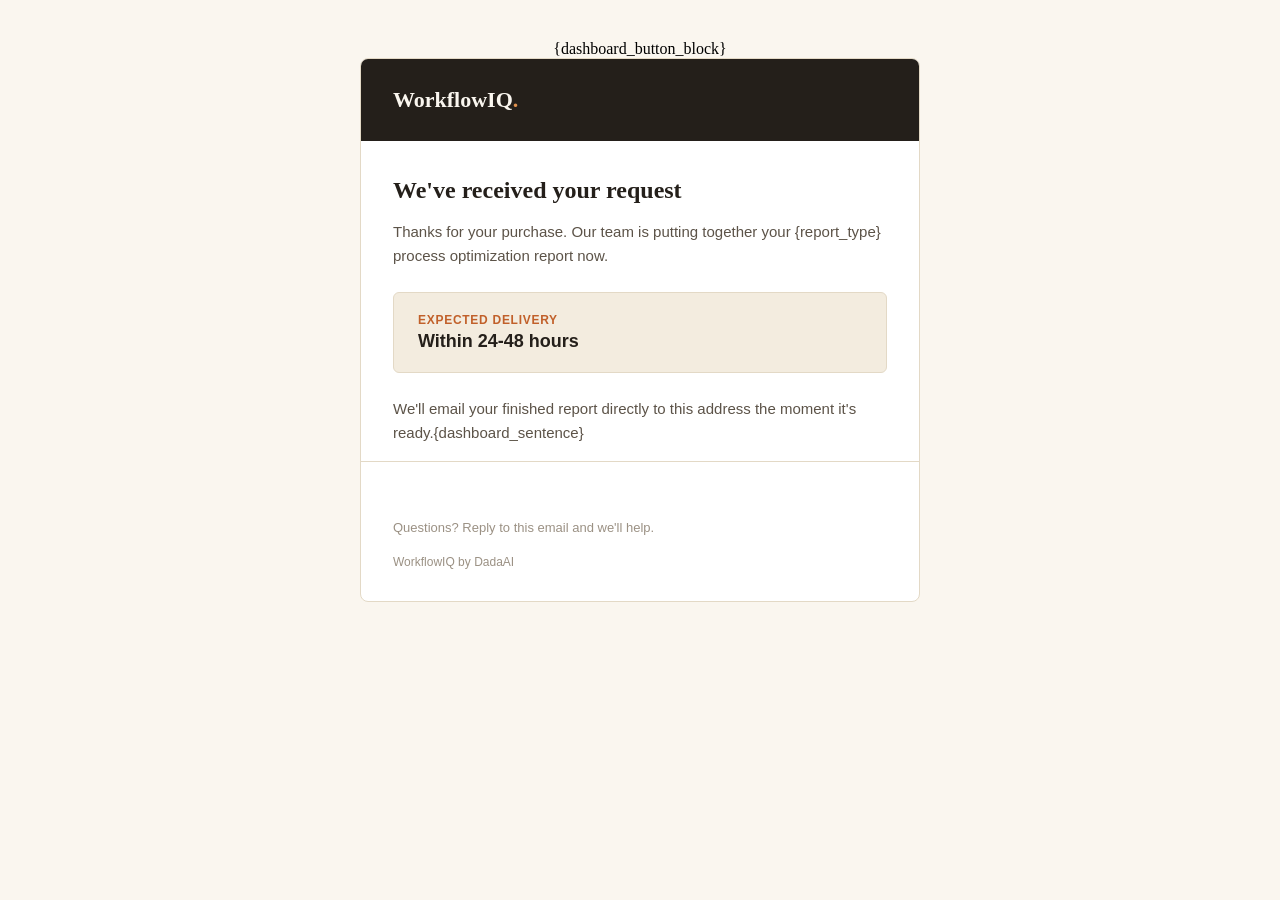
<file: payments/app/email_templates/order_received_email.html>
<html><head><meta charset="utf-8"></head><body style="margin:0; padding:0; background-color:#FAF6EF;">
<table role="presentation" width="100%" cellpadding="0" cellspacing="0" style="background-color:#FAF6EF;">
<tr><td align="center" style="padding: 40px 16px;">
<table role="presentation" width="100%" cellpadding="0" cellspacing="0" style="max-width:560px; background-color:#ffffff; border-radius:8px; overflow:hidden; border:1px solid #E3D9C6;">

<tr><td style="background-color:#241F1A; padding:28px 32px;">
<span style="font-family: Georgia, &quot;Times New Roman&quot;, serif; font-size:22px; color:#FAF6EF; font-weight:bold;">WorkflowIQ<span style="color:#E2934F;">.</span></span>
</td></tr>

<tr><td style="padding:36px 32px 8px;">
<h1 style="margin:0; font-family: Georgia, &quot;Times New Roman&quot;, serif; font-size:24px; font-weight:600; color:#241F1A;">We've received your request</h1>
</td></tr>

<tr><td style="padding:8px 32px 0; font-family: Arial, Helvetica, sans-serif; font-size:15px; line-height:1.6; color:#5C5348;">
<p style="margin:0 0 16px;">Thanks for your purchase. Our team is putting together your {report_type} process optimization report now.</p>
</td></tr>

<tr><td style="padding:8px 32px 0;">
<table role="presentation" width="100%" cellpadding="0" cellspacing="0" style="background-color:#F3ECDF; border:1px solid #E3D9C6; border-radius:6px;">
<tr><td style="padding:20px 24px; font-family: Arial, Helvetica, sans-serif;">
<p style="margin:0 0 4px; font-size:12px; letter-spacing:0.06em; text-transform:uppercase; color:#C1602A; font-weight:bold;">Expected delivery</p>
<p style="margin:0; font-size:18px; color:#241F1A; font-weight:600;">Within 24-48 hours</p>
</td></tr>
</table>
</td></tr>

<tr><td style="padding:24px 32px 0; font-family: Arial, Helvetica, sans-serif; font-size:15px; line-height:1.6; color:#5C5348;">
<p style="margin:0 0 16px;">We'll email your finished report directly to this address the moment it's ready.{dashboard_sentence}</p>
</td></tr>

{dashboard_button_block}

<tr><td style="padding:32px 32px 8px; font-family: Arial, Helvetica, sans-serif; font-size:13px; line-height:1.6; color:#9B9184; border-top:1px solid #E3D9C6; margin-top:24px;">
<p style="margin:24px 0 0;">Questions? Reply to this email and we'll help.</p>
</td></tr>

<tr><td style="padding:8px 32px 32px; font-family: Arial, Helvetica, sans-serif; font-size:12px; color:#9B9184;">
<p style="margin:0;">WorkflowIQ by DadaAI</p>
</td></tr>

</table>
</td></tr>
</table>
</body></html>
</file>
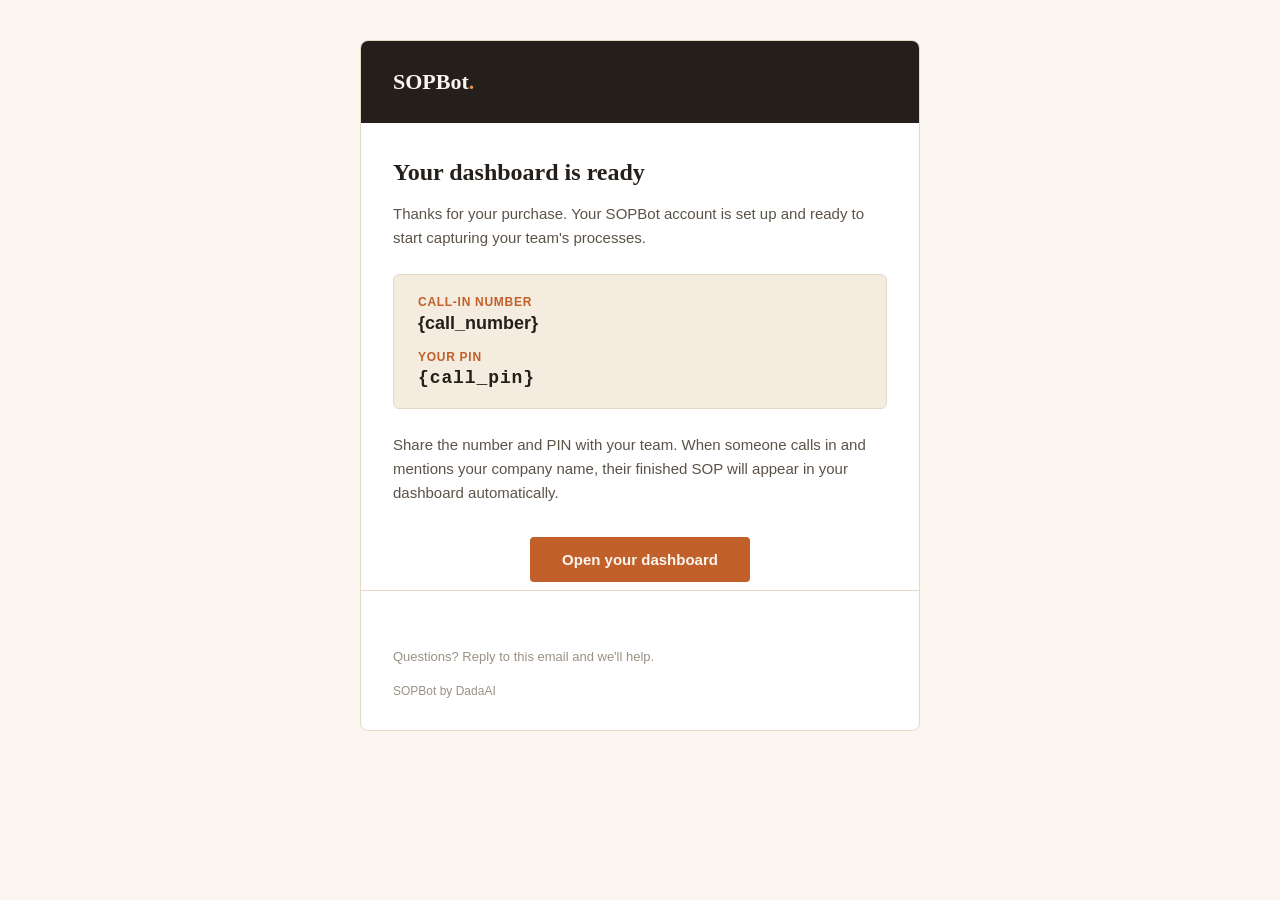
<file: payments/app/email_templates/welcome_email.html>
<html><head><meta charset="utf-8"></head><body style="margin:0; padding:0; background-color:#FAF6EF;">
<table role="presentation" width="100%" cellpadding="0" cellspacing="0" style="background-color:#FAF6EF;">
<tr><td align="center" style="padding: 40px 16px;">
<table role="presentation" width="100%" cellpadding="0" cellspacing="0" style="max-width:560px; background-color:#ffffff; border-radius:8px; overflow:hidden; border:1px solid #E3D9C6;">

<tr><td style="background-color:#241F1A; padding:28px 32px;">
<span style="font-family: Georgia, &quot;Times New Roman&quot;, serif; font-size:22px; color:#FAF6EF; font-weight:bold;">SOPBot<span style="color:#E2934F;">.</span></span>
</td></tr>

<tr><td style="padding:36px 32px 8px;">
<h1 style="margin:0; font-family: Georgia, &quot;Times New Roman&quot;, serif; font-size:24px; font-weight:600; color:#241F1A;">Your dashboard is ready</h1>
</td></tr>

<tr><td style="padding:8px 32px 0; font-family: Arial, Helvetica, sans-serif; font-size:15px; line-height:1.6; color:#5C5348;">
<p style="margin:0 0 16px;">Thanks for your purchase. Your SOPBot account is set up and ready to start capturing your team&#39;s processes.</p>
</td></tr>

<tr><td style="padding:8px 32px 0;">
<table role="presentation" width="100%" cellpadding="0" cellspacing="0" style="background-color:#F3ECDF; border:1px solid #E3D9C6; border-radius:6px;">
<tr><td style="padding:20px 24px; font-family: Arial, Helvetica, sans-serif;">
<p style="margin:0 0 4px; font-size:12px; letter-spacing:0.06em; text-transform:uppercase; color:#C1602A; font-weight:bold;">Call-in number</p>
<p style="margin:0 0 16px; font-size:18px; color:#241F1A; font-weight:600;">{call_number}</p>
<p style="margin:0 0 4px; font-size:12px; letter-spacing:0.06em; text-transform:uppercase; color:#C1602A; font-weight:bold;">Your PIN</p>
<p style="margin:0; font-size:18px; color:#241F1A; font-weight:600; font-family: &quot;Courier New&quot;, monospace; letter-spacing:0.05em;">{call_pin}</p>
</td></tr>
</table>
</td></tr>

<tr><td style="padding:24px 32px 0; font-family: Arial, Helvetica, sans-serif; font-size:15px; line-height:1.6; color:#5C5348;">
<p style="margin:0 0 16px;">Share the number and PIN with your team. When someone calls in and mentions your company name, their finished SOP will appear in your dashboard automatically.</p>
</td></tr>

<tr><td align="center" style="padding:16px 32px 8px;">
<table role="presentation" cellpadding="0" cellspacing="0">
<tr><td style="background-color:#C1602A; border-radius:4px;">
<a href="{dashboard_url}" style="display:inline-block; padding:14px 32px; font-family: Arial, Helvetica, sans-serif; font-size:15px; font-weight:600; color:#FAF6EF; text-decoration:none;">Open your dashboard</a>
</td></tr>
</table>
</td></tr>

<tr><td style="padding:32px 32px 8px; font-family: Arial, Helvetica, sans-serif; font-size:13px; line-height:1.6; color:#9B9184; border-top:1px solid #E3D9C6; margin-top:24px;">
<p style="margin:24px 0 0;">Questions? Reply to this email and we&#39;ll help.</p>
</td></tr>

<tr><td style="padding:8px 32px 32px; font-family: Arial, Helvetica, sans-serif; font-size:12px; color:#9B9184;">
<p style="margin:0;">SOPBot by DadaAI</p>
</td></tr>

</table>
</td></tr>
</table>
</body></html>
</file>
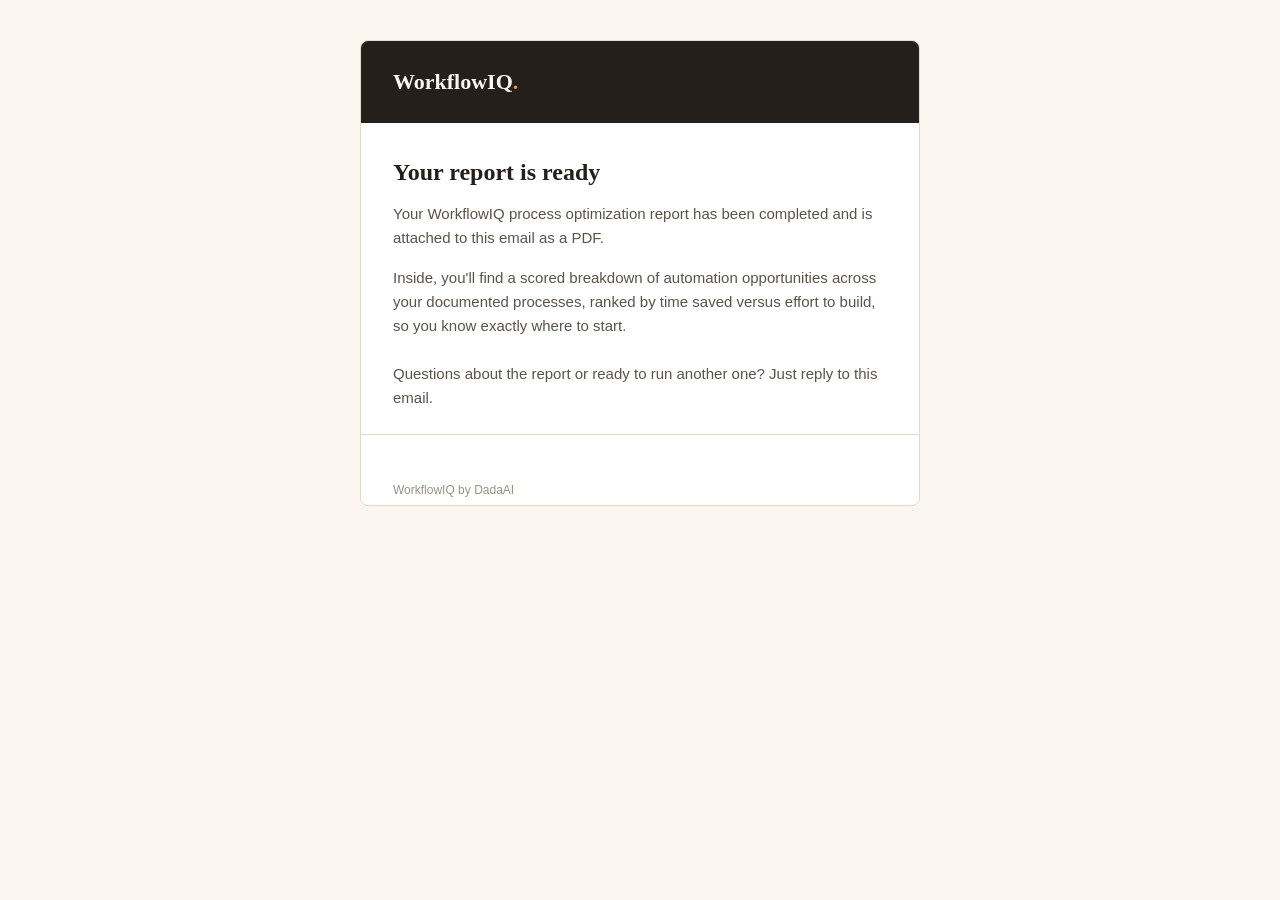
<file: workflowiq/app/email_templates/report_ready_email.html>
<html><head><meta charset="utf-8"></head><body style="margin:0; padding:0; background-color:#FAF6EF;">
<table role="presentation" width="100%" cellpadding="0" cellspacing="0" style="background-color:#FAF6EF;">
<tr><td align="center" style="padding: 40px 16px;">
<table role="presentation" width="100%" cellpadding="0" cellspacing="0" style="max-width:560px; background-color:#ffffff; border-radius:8px; overflow:hidden; border:1px solid #E3D9C6;">

<tr><td style="background-color:#241F1A; padding:28px 32px;">
<span style="font-family: Georgia, &quot;Times New Roman&quot;, serif; font-size:22px; color:#FAF6EF; font-weight:bold;">WorkflowIQ<span style="color:#E2934F;">.</span></span>
</td></tr>

<tr><td style="padding:36px 32px 8px;">
<h1 style="margin:0; font-family: Georgia, &quot;Times New Roman&quot;, serif; font-size:24px; font-weight:600; color:#241F1A;">Your report is ready</h1>
</td></tr>

<tr><td style="padding:8px 32px 0; font-family: Arial, Helvetica, sans-serif; font-size:15px; line-height:1.6; color:#5C5348;">
<p style="margin:0 0 16px;">Your WorkflowIQ process optimization report has been completed and is attached to this email as a PDF.</p>
<p style="margin:0 0 16px;">Inside, you&#39;ll find a scored breakdown of automation opportunities across your documented processes, ranked by time saved versus effort to build, so you know exactly where to start.</p>
</td></tr>

<tr><td style="padding:8px 32px 24px; font-family: Arial, Helvetica, sans-serif; font-size:15px; line-height:1.6; color:#5C5348;">
<p style="margin:0;">Questions about the report or ready to run another one? Just reply to this email.</p>
</td></tr>

<tr><td style="padding:24px 32px 8px; font-family: Arial, Helvetica, sans-serif; font-size:12px; color:#9B9184; border-top:1px solid #E3D9C6;">
<p style="margin:24px 0 0;">WorkflowIQ by DadaAI</p>
</td></tr>

</table>
</td></tr>
</table>
</body></html>
</file>
<file: marketing/assets/style.css>
@import url('https://fonts.googleapis.com/css2?family=Fraunces:opsz,wght@9..144,400..700&family=Work+Sans:wght@400;500;600&family=Space+Mono:wght@400;700&display=swap');

  :root {
    --ground: #FAF6EF;
    --ground-raised: #F3ECDF;
    --ink: #241F1A;
    --ink-soft: #5C5348;
    --ink-faint: #9B9184;
    --accent: #C1602A;
    --accent-soft: #E8DDCC;
    --confirm: #5E7C5A;
    --rule: #E3D9C6;
    --mono-bg: #241F1A;
    --mono-fg: #E8DDCC;
    --shadow: rgba(36, 31, 26, 0.08);
  }

  @media (prefers-color-scheme: dark) {
    :root:not([data-theme="light"]) {
      --ground: #1C1A17;
      --ground-raised: #262220;
      --ink: #F3EDE4;
      --ink-soft: #C9BFB2;
      --ink-faint: #837A6E;
      --accent: #E2934F;
      --accent-soft: #3A2F24;
      --confirm: #8FB08A;
      --rule: #3A342C;
      --mono-bg: #12100E;
      --mono-fg: #E2934F;
      --shadow: rgba(0, 0, 0, 0.35);
    }
  }

  :root[data-theme="dark"] {
    --ground: #1C1A17;
    --ground-raised: #262220;
    --ink: #F3EDE4;
    --ink-soft: #C9BFB2;
    --ink-faint: #837A6E;
    --accent: #E2934F;
    --accent-soft: #3A2F24;
    --confirm: #8FB08A;
    --rule: #3A342C;
    --mono-bg: #12100E;
    --mono-fg: #E2934F;
    --shadow: rgba(0, 0, 0, 0.35);
  }

  * { box-sizing: border-box; }

  body {
    margin: 0;
    background: var(--ground);
    color: var(--ink);
    font-family: 'Work Sans', -apple-system, BlinkMacSystemFont, sans-serif;
    -webkit-font-smoothing: antialiased;
  }

  ::selection { background: var(--accent-soft); color: var(--ink); }

  a { color: inherit; }

  h1, h2, h3 {
    font-family: 'Fraunces', Georgia, serif;
    text-wrap: balance;
    margin: 0;
    line-height: 1.08;
  }

  .mono {
    font-family: 'Space Mono', 'SF Mono', monospace;
  }

  .wrap {
    max-width: 1120px;
    margin: 0 auto;
    padding: 0 32px;
  }

  /* ---------- Nav ---------- */
  nav {
    position: sticky;
    top: 0;
    z-index: 20;
    background: color-mix(in srgb, var(--ground) 88%, transparent);
    backdrop-filter: blur(10px);
    border-bottom: 1px solid var(--rule);
  }
  nav .wrap {
    display: flex;
    align-items: center;
    justify-content: space-between;
    height: 68px;
  }
  .brand {
    display: inline-flex;
    align-items: center;
  }
  .brand-logo {
    display: block;
    height: 38px;
    width: auto;
    padding: 7px 12px;
    border-radius: 8px;
    background: #181A19;
  }
  footer .brand-logo { height: 32px; padding: 6px 10px; border-radius: 7px; }
  .nav-links {
    display: flex;
    gap: 32px;
    font-size: 0.9rem;
    color: var(--ink-soft);
  }
  .nav-links a { text-decoration: none; transition: color 0.15s; }
  .nav-links a:hover { color: var(--ink); }
  .nav-cta {
    padding: 9px 20px;
    background: var(--ink);
    color: var(--ground);
    border-radius: 3px;
    font-size: 0.88rem;
    font-weight: 500;
    text-decoration: none;
    white-space: nowrap;
  }
  @media (max-width: 720px) { .nav-links { display: none; } }

  /* ---------- Hero ----------
     header.hero and the inner .wrap.hero-grid are two different
     elements - keep their rules on separate class names. They used to
     both be "hero", which silently collided: the header's padding/grid
     rules also landed on the inner .wrap div, cancelling its centering
     and left padding (the bug that made the hero text run to the edge
     of the viewport). */
  header.hero {
    padding: 96px 0 88px;
  }
  .hero-grid {
    display: grid;
    grid-template-columns: 1.05fr 0.95fr;
    gap: 64px;
    align-items: center;
  }
  @media (max-width: 900px) {
    header.hero { padding: 56px 0 64px; }
    .hero-grid { grid-template-columns: 1fr; gap: 48px; }
  }

  .eyebrow {
    font-family: 'Space Mono', monospace;
    font-size: 0.78rem;
    letter-spacing: 0.08em;
    text-transform: uppercase;
    color: var(--accent);
    display: flex;
    align-items: center;
    gap: 10px;
    margin-bottom: 20px;
  }
  .eyebrow::before {
    content: "";
    width: 7px;
    height: 7px;
    border-radius: 50%;
    background: var(--accent);
    box-shadow: 0 0 0 3px var(--accent-soft);
  }

  .hero h1 {
    font-size: clamp(2.4rem, 4.4vw, 3.6rem);
    font-weight: 500;
    letter-spacing: -0.015em;
  }
  .hero h1 em {
    font-style: italic;
    color: var(--accent);
  }

  .hero-sub {
    margin-top: 22px;
    font-size: 1.12rem;
    line-height: 1.6;
    color: var(--ink-soft);
    max-width: 46ch;
  }

  .hero-actions {
    display: flex;
    gap: 14px;
    margin-top: 34px;
    flex-wrap: wrap;
  }
  .btn-primary, .btn-ghost {
    padding: 14px 26px;
    border-radius: 3px;
    font-size: 0.95rem;
    font-weight: 500;
    text-decoration: none;
    display: inline-flex;
    align-items: center;
    gap: 8px;
    transition: transform 0.15s, background 0.15s;
  }
  .btn-primary {
    background: var(--accent);
    color: #FAF6EF;
  }
  .btn-primary:hover { transform: translateY(-1px); }
  .btn-ghost {
    background: transparent;
    color: var(--ink);
    border: 1px solid var(--rule);
  }
  .btn-ghost:hover { border-color: var(--ink-faint); }

  .hero-note {
    margin-top: 18px;
    font-size: 0.85rem;
    color: var(--ink-faint);
    font-family: 'Space Mono', monospace;
  }

  /* ---------- Transcript demo ---------- */
  .demo {
    background: var(--mono-bg);
    border-radius: 10px;
    padding: 26px 24px;
    box-shadow: 0 24px 60px -20px var(--shadow);
    min-height: 380px;
    display: flex;
    flex-direction: column;
  }
  .demo-bar {
    display: flex;
    align-items: center;
    gap: 8px;
    margin-bottom: 18px;
    padding-bottom: 16px;
    border-bottom: 1px solid rgba(232, 221, 204, 0.12);
  }
  .demo-dot { width: 9px; height: 9px; border-radius: 50%; background: rgba(232, 221, 204, 0.25); }
  .demo-label {
    font-family: 'Space Mono', monospace;
    font-size: 0.72rem;
    color: rgba(232, 221, 204, 0.5);
    letter-spacing: 0.05em;
    margin-left: 4px;
  }
  .demo-live {
    margin-left: auto;
    font-family: 'Space Mono', monospace;
    font-size: 0.7rem;
    color: var(--confirm);
    display: flex;
    align-items: center;
    gap: 6px;
  }
  .demo-live::before {
    content: "";
    width: 6px; height: 6px; border-radius: 50%;
    background: var(--confirm);
    animation: pulse 1.6s ease-in-out infinite;
  }
  @keyframes pulse { 0%,100% { opacity: 1; } 50% { opacity: 0.35; } }

  .transcript {
    font-family: 'Space Mono', monospace;
    font-size: 0.86rem;
    line-height: 1.85;
    color: var(--mono-fg);
    flex: 1;
  }
  .transcript .who {
    color: rgba(232, 221, 204, 0.42);
    margin-right: 8px;
  }
  .transcript .line { opacity: 0; animation: reveal 0.4s ease forwards; }
  .transcript .cursor {
    display: inline-block;
    width: 7px; height: 1em;
    background: var(--accent);
    vertical-align: text-bottom;
    animation: blink 1s step-end infinite;
  }
  @keyframes reveal { to { opacity: 1; } }
  @keyframes blink { 50% { opacity: 0; } }

  .demo-result {
    margin-top: 16px;
    padding-top: 16px;
    border-top: 1px solid rgba(232, 221, 204, 0.12);
    opacity: 0;
    animation: reveal 0.6s ease forwards;
    animation-delay: 4.6s;
  }
  .demo-result-label {
    font-family: 'Space Mono', monospace;
    font-size: 0.68rem;
    letter-spacing: 0.08em;
    text-transform: uppercase;
    color: var(--confirm);
    margin-bottom: 8px;
  }
  .demo-result-title {
    font-family: 'Fraunces', serif;
    font-size: 1.05rem;
    color: var(--mono-fg);
  }
  .demo-result-link {
    display: inline-block;
    margin-top: 10px;
    font-size: 0.82rem;
    color: var(--accent);
    text-decoration: none;
    border-bottom: 1px solid transparent;
    transition: border-color 0.15s ease;
  }
  .demo-result-link:hover {
    border-bottom-color: var(--accent);
  }
  .demo-result-link-standalone {
    display: inline-block;
    margin-top: -24px;
    margin-bottom: 24px;
    font-size: 0.88rem;
    font-weight: 600;
    color: var(--accent);
    text-decoration: none;
    border-bottom: 1px solid var(--accent);
  }
  @media (max-width: 900px) {
    .demo-result-link-standalone { margin-top: 0; }
  }

  @media (prefers-reduced-motion: reduce) {
    .transcript .line, .demo-result { animation: none; opacity: 1; }
    .cursor, .demo-live::before { animation: none; }
  }

  /* ---------- Scroll reveal ---------- */
  .reveal {
    opacity: 0;
    transform: translateY(22px);
    transition: opacity 0.7s cubic-bezier(0.16, 1, 0.3, 1), transform 0.7s cubic-bezier(0.16, 1, 0.3, 1);
  }
  .reveal.in-view {
    opacity: 1;
    transform: translateY(0);
  }
  .reveal-group .reveal:nth-child(1) { transition-delay: 0ms; }
  .reveal-group .reveal:nth-child(2) { transition-delay: 90ms; }
  .reveal-group .reveal:nth-child(3) { transition-delay: 180ms; }
  .reveal-group .reveal:nth-child(4) { transition-delay: 270ms; }
  @media (prefers-reduced-motion: reduce) {
    .reveal { opacity: 1; transform: none; transition: none; }
  }

  .nav-links a.active { color: var(--ink); }
  .nav-links a { position: relative; }
  .nav-links a.active::after {
    content: "";
    position: absolute;
    left: 0; right: 0; bottom: -22px;
    height: 2px;
    background: var(--accent);
  }

  /* ---------- Logos / trust strip ---------- */
  .trust {
    padding: 28px 0;
    border-top: 1px solid var(--rule);
    border-bottom: 1px solid var(--rule);
  }
  .trust .wrap {
    display: flex;
    align-items: center;
    gap: 40px;
    flex-wrap: wrap;
    justify-content: space-between;
  }
  .trust-line {
    font-size: 0.82rem;
    color: var(--ink-faint);
    font-family: 'Space Mono', monospace;
  }
  .trust-stats {
    display: flex;
    gap: 44px;
  }
  .trust-stat { text-align: left; }
  .trust-stat b {
    font-family: 'Fraunces', serif;
    font-size: 1.5rem;
    font-weight: 500;
    color: var(--ink);
    display: block;
  }
  .trust-stat span {
    font-size: 0.78rem;
    color: var(--ink-faint);
  }

  /* ---------- How it works ---------- */
  .section {
    padding: 96px 0;
  }
  .section-head {
    max-width: 640px;
    margin-bottom: 56px;
  }
  .section-eyebrow {
    font-family: 'Space Mono', monospace;
    font-size: 0.75rem;
    letter-spacing: 0.08em;
    text-transform: uppercase;
    color: var(--accent);
    margin-bottom: 12px;
    display: block;
  }
  .section h2 {
    font-size: clamp(1.8rem, 3vw, 2.4rem);
    font-weight: 500;
  }
  .section-lede {
    margin-top: 14px;
    color: var(--ink-soft);
    font-size: 1.05rem;
    line-height: 1.6;
  }

  /* ---------- Proof (homepage real-screenshot section) ---------- */
  .proof-grid {
    display: grid;
    grid-template-columns: repeat(3, 1fr);
    gap: 28px;
    align-items: start;
    margin-bottom: 48px;
  }
  .proof-grid:last-child { margin-bottom: 0; }
  .proof-grid-lead {
    grid-template-columns: minmax(0, 560px);
    justify-content: center;
  }
  @media (max-width: 900px) {
    .proof-grid { grid-template-columns: 1fr; }
  }
  .proof-subhead {
    display: flex;
    align-items: baseline;
    gap: 12px;
    margin-bottom: 20px;
    padding-bottom: 12px;
    border-bottom: 1px solid var(--rule);
  }
  .proof-subhead-label {
    font-family: 'Fraunces', serif;
    font-size: 1.15rem;
    font-weight: 600;
    color: var(--ink);
  }
  .proof-subhead-desc {
    font-size: 0.9rem;
    color: var(--ink-faint);
  }
  .proof-window {
    background: var(--mono-bg);
    border-radius: 10px;
    padding: 16px 16px 0;
    box-shadow: 0 24px 60px -20px var(--shadow);
    overflow: hidden;
  }
  .proof-bar {
    margin-bottom: 14px;
    padding-bottom: 12px;
  }
  .proof-img-link {
    display: block;
    position: relative;
  }
  .proof-window img {
    display: block;
    width: 100%;
    height: auto;
    border-radius: 6px 6px 0 0;
    background: #fff;
  }
  .proof-img-link::after {
    content: "Click to enlarge";
    position: absolute;
    right: 10px;
    bottom: 10px;
    padding: 5px 11px;
    border-radius: 20px;
    background: rgba(36, 31, 26, 0.78);
    color: #FAF6EF;
    font-size: 0.72rem;
    opacity: 0;
    transition: opacity 0.15s ease;
    pointer-events: none;
  }
  .proof-img-link:hover::after,
  .proof-img-link:focus-visible::after {
    opacity: 1;
  }
  .proof-caption {
    margin-top: 16px;
    color: var(--ink-soft);
    font-size: 0.92rem;
    line-height: 1.55;
  }

  .steps {
    display: grid;
    grid-template-columns: repeat(4, 1fr);
    gap: 1px;
    background: var(--rule);
    border: 1px solid var(--rule);
    border-radius: 8px;
    overflow: hidden;
  }
  @media (max-width: 900px) { .steps { grid-template-columns: 1fr 1fr; } }
  @media (max-width: 560px) { .steps { grid-template-columns: 1fr; } }

  .step {
    background: var(--ground);
    padding: 32px 26px;
    transition: background 0.25s ease, transform 0.25s ease;
  }
  .step:hover {
    background: var(--ground-raised);
    transform: translateY(-3px);
  }
  .step:hover .step-num { color: var(--accent); }
  .step-num { transition: color 0.25s ease; }
  .step-num {
    font-family: 'Space Mono', monospace;
    font-size: 0.78rem;
    color: var(--ink-faint);
  }
  .step h3 {
    font-size: 1.15rem;
    font-weight: 500;
    margin-top: 14px;
  }
  .step p {
    margin-top: 10px;
    font-size: 0.92rem;
    line-height: 1.55;
    color: var(--ink-soft);
  }

  /* ---------- Prep sheet callout ---------- */
  .callout {
    background: var(--ground-raised);
    border: 1px solid var(--rule);
    border-radius: 10px;
    padding: 40px;
    display: grid;
    grid-template-columns: auto 1fr;
    gap: 28px;
    align-items: start;
  }
  @media (max-width: 700px) { .callout { grid-template-columns: 1fr; } }
  .callout-icon {
    width: 48px; height: 48px;
    border-radius: 50%;
    background: var(--accent-soft);
    display: flex;
    align-items: center;
    justify-content: center;
    color: var(--accent);
    flex-shrink: 0;
  }
  .callout h3 {
    font-size: 1.25rem;
    font-weight: 500;
  }
  .callout p {
    margin-top: 10px;
    color: var(--ink-soft);
    line-height: 1.6;
    max-width: 60ch;
  }
  .callout-questions {
    margin-top: 18px;
    display: flex;
    flex-wrap: wrap;
    gap: 8px;
  }
  .qchip {
    font-family: 'Space Mono', monospace;
    font-size: 0.78rem;
    padding: 6px 12px;
    background: var(--ground);
    border: 1px solid var(--rule);
    border-radius: 20px;
    color: var(--ink-soft);
  }

  /* ---------- Pricing ---------- */
  .pricing-toggle {
    display: inline-flex;
    background: var(--ground-raised);
    border: 1px solid var(--rule);
    border-radius: 30px;
    padding: 4px;
    margin-bottom: 40px;
    font-size: 0.86rem;
  }
  .pricing-toggle button {
    border: none;
    background: none;
    padding: 8px 20px;
    border-radius: 24px;
    cursor: pointer;
    font-family: inherit;
    font-size: 0.86rem;
    color: var(--ink-soft);
    font-weight: 500;
    transition: background 0.15s, color 0.15s;
  }
  .pricing-toggle button.active {
    background: var(--ink);
    color: var(--ground);
  }

  .pricing-grid {
    display: grid;
    grid-template-columns: repeat(3, 1fr);
    gap: 20px;
  }
  @media (max-width: 900px) { .pricing-grid { grid-template-columns: 1fr; } }

  .plan {
    border: 1px solid var(--rule);
    border-radius: 10px;
    padding: 32px 28px;
    background: var(--ground);
    display: flex;
    flex-direction: column;
    transition: transform 0.25s ease, box-shadow 0.25s ease, border-color 0.25s ease;
  }
  .plan:hover {
    transform: translateY(-4px);
    box-shadow: 0 16px 40px -16px var(--shadow);
    border-color: var(--ink-faint);
  }
  .plan.featured:hover { border-color: var(--accent); }
  .plan.featured {
    border-color: var(--accent);
    background: var(--ground-raised);
    position: relative;
  }
  .plan-tag {
    position: absolute;
    top: -12px;
    left: 28px;
    background: var(--accent);
    color: #FAF6EF;
    font-family: 'Space Mono', monospace;
    font-size: 0.68rem;
    letter-spacing: 0.05em;
    text-transform: uppercase;
    padding: 4px 10px;
    border-radius: 20px;
  }
  .plan-name {
    font-family: 'Fraunces', serif;
    font-size: 1.3rem;
    font-weight: 500;
  }
  .plan-desc {
    margin-top: 6px;
    font-size: 0.88rem;
    color: var(--ink-soft);
  }
  .plan-price {
    margin-top: 22px;
    display: flex;
    align-items: baseline;
    gap: 6px;
  }
  .plan-price .amount {
    font-family: 'Fraunces', serif;
    font-size: 2.6rem;
    font-weight: 500;
  }
  .plan-price .per {
    font-size: 0.85rem;
    color: var(--ink-faint);
    font-family: 'Space Mono', monospace;
  }
  .plan-persop {
    margin-top: 4px;
    font-size: 0.8rem;
    color: var(--ink-faint);
    font-family: 'Space Mono', monospace;
  }
  .plan-cta {
    display: block;
    width: 100%;
    margin-top: 24px;
    text-align: center;
    padding: 12px;
    border-radius: 3px;
    text-decoration: none;
    font-family: inherit;
    font-weight: 500;
    font-size: 0.9rem;
    border: 1px solid var(--rule);
    background: var(--ground);
    color: var(--ink);
    cursor: pointer;
  }
  .plan.featured .plan-cta {
    background: var(--accent);
    color: #FAF6EF;
    border-color: var(--accent);
  }
  .plan-list {
    list-style: none;
    padding: 0;
    margin: 24px 0 0;
    font-size: 0.88rem;
    color: var(--ink-soft);
    display: flex;
    flex-direction: column;
    gap: 10px;
    flex: 1;
  }
  .plan-list li { display: flex; gap: 8px; }
  .plan-list li::before {
    content: "";
    width: 14px; height: 14px;
    margin-top: 3px;
    flex-shrink: 0;
    background: var(--confirm);
    -webkit-mask: url("data:image/svg+xml,%3Csvg xmlns='http://www.w3.org/2000/svg' viewBox='0 0 16 16'%3E%3Cpath d='M13.5 4.5l-7 7-4-4' fill='none' stroke='black' stroke-width='2' stroke-linecap='round' stroke-linejoin='round'/%3E%3C/svg%3E") center/contain no-repeat;
    mask: url("data:image/svg+xml,%3Csvg xmlns='http://www.w3.org/2000/svg' viewBox='0 0 16 16'%3E%3Cpath d='M13.5 4.5l-7 7-4-4' fill='none' stroke='black' stroke-width='2' stroke-linecap='round' stroke-linejoin='round'/%3E%3C/svg%3E") center/contain no-repeat;
  }

  .topup-note {
    margin-top: 20px;
    font-size: 0.86rem;
    color: var(--ink-faint);
    text-align: center;
  }

  #wiq-pricing { display: none; }
  #wiq-pricing.active { display: grid; }
  #sopbot-pricing.hidden { display: none; }

  /* ---------- Upsell strip ---------- */
  .upsell {
    background: var(--mono-bg);
    border-radius: 10px;
    padding: 48px 44px;
    display: grid;
    grid-template-columns: 1fr auto;
    gap: 32px;
    align-items: center;
  }
  @media (max-width: 760px) { .upsell { grid-template-columns: 1fr; } }
  .upsell-eyebrow {
    font-family: 'Space Mono', monospace;
    font-size: 0.75rem;
    letter-spacing: 0.06em;
    text-transform: uppercase;
    color: var(--accent);
  }
  .upsell h3 {
    color: var(--mono-fg);
    font-size: 1.6rem;
    font-weight: 500;
    margin-top: 12px;
  }
  .upsell p {
    color: color-mix(in srgb, var(--mono-fg) 65%, transparent);
    margin-top: 10px;
    max-width: 50ch;
    line-height: 1.6;
  }
  .upsell .btn-primary { flex-shrink: 0; }

  /* ---------- FAQ ---------- */
  .faq {
    display: grid;
    grid-template-columns: 1fr 1fr;
    gap: 1px;
    background: var(--rule);
    border: 1px solid var(--rule);
    border-radius: 8px;
    overflow: hidden;
  }
  @media (max-width: 760px) { .faq { grid-template-columns: 1fr; } }
  details {
    background: var(--ground);
    padding: 22px 24px;
  }
  summary {
    cursor: pointer;
    font-weight: 500;
    font-size: 0.98rem;
    list-style: none;
    display: flex;
    justify-content: space-between;
    align-items: center;
    gap: 12px;
  }
  summary::-webkit-details-marker { display: none; }
  summary::after {
    content: "+";
    font-family: 'Space Mono', monospace;
    color: var(--accent);
    font-size: 1.1rem;
    flex-shrink: 0;
    transition: transform 0.2s;
  }
  details[open] summary::after { transform: rotate(45deg); }
  details p {
    margin: 14px 0 0;
    font-size: 0.9rem;
    color: var(--ink-soft);
    line-height: 1.6;
  }

  /* ---------- Final CTA ---------- */
  .final-cta {
    text-align: center;
    padding: 100px 0 110px;
  }
  .final-cta h2 {
    font-size: clamp(2rem, 4vw, 2.8rem);
    font-weight: 500;
  }
  .final-cta .hero-actions { justify-content: center; }
  .final-cta .hero-note { text-align: center; }

  /* ---------- Footer ---------- */
  footer {
    border-top: 1px solid var(--rule);
    padding: 40px 0;
  }
  footer .wrap {
    display: flex;
    justify-content: space-between;
    align-items: center;
    flex-wrap: wrap;
    gap: 16px;
  }
  footer .brand { font-size: 1rem; }
  .footer-links {
    display: flex;
    gap: 24px;
    font-size: 0.85rem;
    color: var(--ink-faint);
  }
  .footer-links a { text-decoration: none; }
  .footer-links a:hover { color: var(--ink-soft); }
</file>
